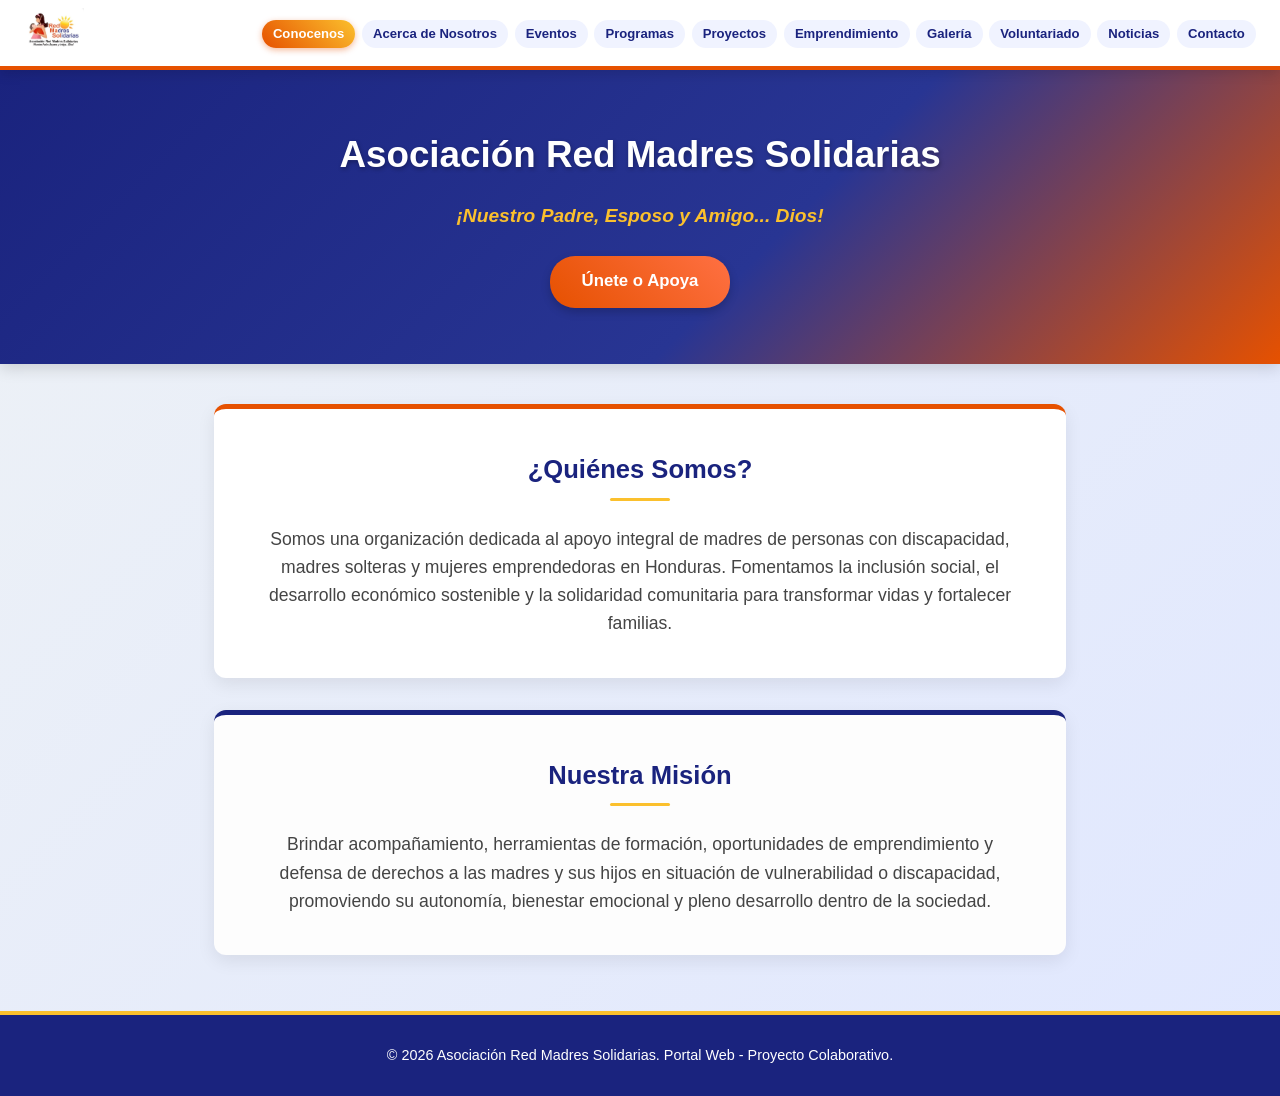
<file: index.html>
<!DOCTYPE html>
<html lang="es">
<head>
    <meta charset="UTF-8">
    <meta name="viewport" content="width=device-width, initial-scale=1.0">
    <meta name="description" content="Asociación Red Madres Solidarias - Portal Web Oficial">
    <title>Asociación Red Madres Solidarias</title>
    <link rel="stylesheet" href="CSS/styles.css">
</head>
<body>

    <header class="header">
        <div class="logo-container">
            <img src="img/logo.jpg" alt="Logo Asociación Red Madres Solidarias" class="logo-img">
        </div>
        
        <nav class="navbar">
            <ul>
                <li><a href="index.html" class="active">Conocenos</a></li>
                <li><a href="acercade.html">Acerca de Nosotros</a></li>
                <li><a href="eventos.html">Eventos</a></li>
                <li><a href="programas.html">Programas</a></li>
                <li><a href="proyectos.html">Proyectos</a></li>
                <li><a href="emprendimiento.html">Emprendimiento</a></li>
                <li><a href="galeria.html">Galería</a></li>
                <li><a href="voluntariado.html">Voluntariado</a></li>
                <li><a href="noticias.html">Noticias</a></li>
                <li><a href="contacto.html">Contacto</a></li>
            </ul>
        </nav>
    </header>

    <section class="hero-section">
        <h1>Asociación Red Madres Solidarias</h1>
        <p class="slogan">¡Nuestro Padre, Esposo y Amigo... Dios!</p>
        <a href="voluntariado.html" class="btn-primary">Únete o Apoya</a>
    </section>

    <main class="main-content">

        <section class="info-card">
            <h2>¿Quiénes Somos?</h2>
            <p>
                Somos una organización dedicada al apoyo integral de madres de personas con discapacidad, 
                madres solteras y mujeres emprendedoras en Honduras. Fomentamos la inclusión social, el 
                desarrollo económico sostenible y la solidaridad comunitaria para transformar vidas y fortalecer familias.
            </p>
        </section>

        <!-- Misión Institucional -->
        <section class="info-card highlight">
            <h2>Nuestra Misión</h2>
            <p>
                Brindar acompañamiento, herramientas de formación, oportunidades de emprendimiento y 
                defensa de derechos a las madres y sus hijos en situación de vulnerabilidad o discapacidad, 
                promoviendo su autonomía, bienestar emocional y pleno desarrollo dentro de la sociedad.
            </p>
        </section>

    </main>

    <footer class="footer">
        <p>&copy; 2026 Asociación Red Madres Solidarias. Portal Web - Proyecto Colaborativo.</p>
    </footer>

</body>
</html>
</file>
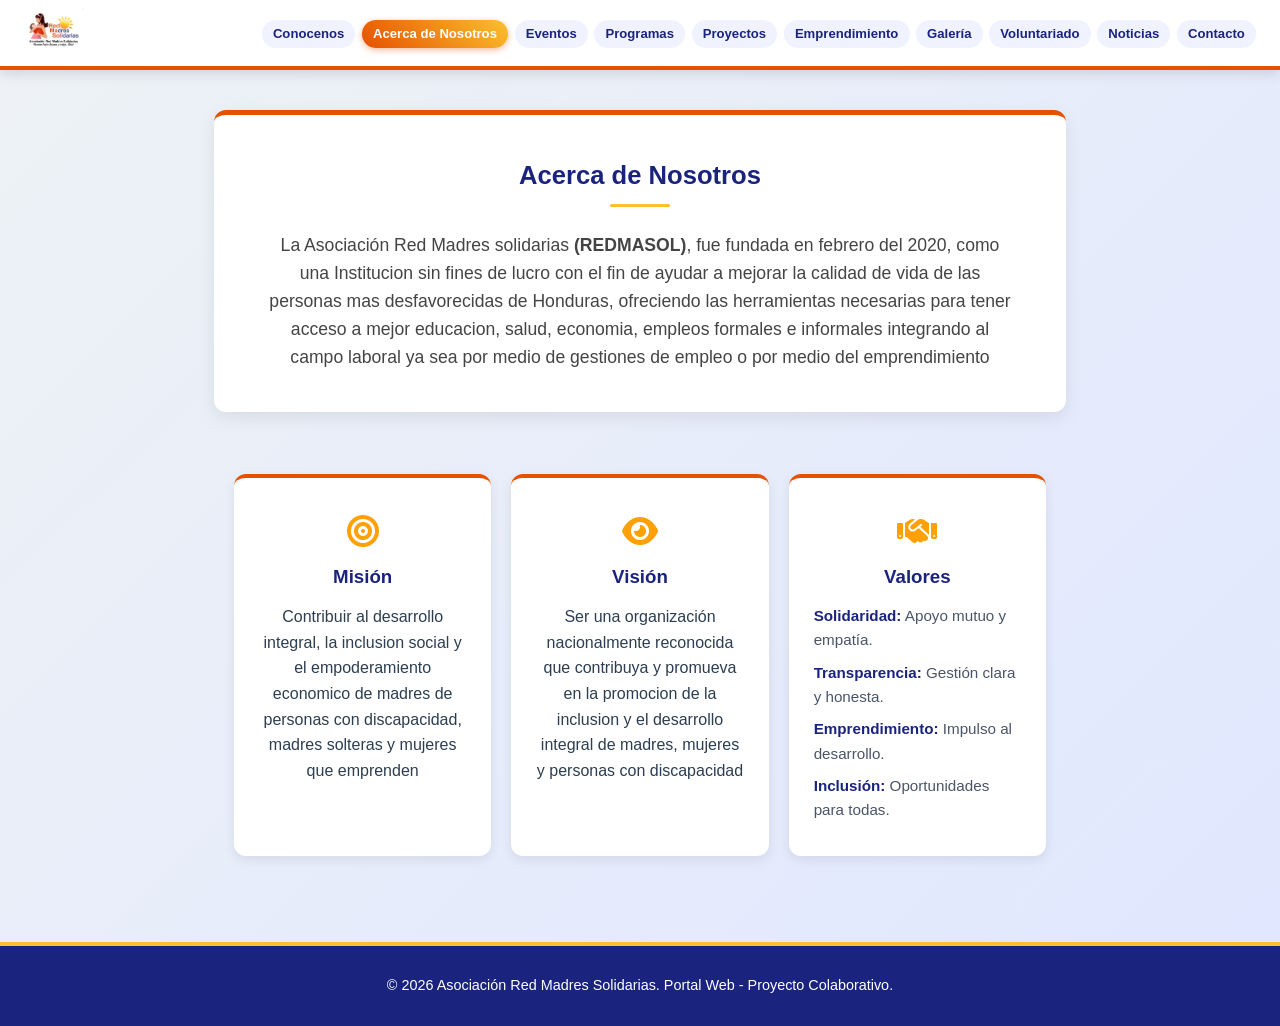
<file: acercade.html>
<!DOCTYPE html>
<html lang="es">

<head>
    <meta charset="UTF-8">
    <meta name="viewport" content="width=device-width, initial-scale=1.0">
    <meta name="description" content="Asociación Red Madres Solidarias - Portal Web Oficial">
    <title>Acerca de Nosotros - Asociación Red Madres Solidarias</title>
    <link rel="stylesheet" href="CSS/styles.css">
    <link rel="stylesheet" href="https://cdnjs.cloudflare.com/ajax/libs/font-awesome/6.5.1/css/all.min.css">

</head>

<body>
    <header class="header">
        <div class="logo-container">
            <img src="img/logo.jpg" alt="Logo Asociación Red Madres Solidarias" class="logo-img">
        </div>

        <nav class="navbar">
            <ul>
                <li><a href="index.html">Conocenos</a></li>
                <li><a href="acercade.html" class="active">Acerca de Nosotros</a></li>
                <li><a href="eventos.html">Eventos</a></li>
                <li><a href="programas.html">Programas</a></li>
                <li><a href="proyectos.html">Proyectos</a></li>
                <li><a href="emprendimiento.html">Emprendimiento</a></li>
                <li><a href="galeria.html">Galería</a></li>
                <li><a href="voluntariado.html">Voluntariado</a></li>
                <li><a href="noticias.html">Noticias</a></li>
                <li><a href="contacto.html">Contacto</a></li>
            </ul>
        </nav>
    </header>

    <main class="main-content">
        <section class="Info">
            <h2>Acerca de Nosotros</h2>
            <p>La Asociación Red Madres solidarias <strong>(REDMASOL)</strong>, fue fundada en febrero del 2020, como una Institucion sin
                fines de lucro con el fin de ayudar a mejorar la calidad de vida de las personas mas desfavorecidas de
                Honduras, ofreciendo las herramientas necesarias para tener acceso a mejor educacion, salud, economia,
                empleos formales e informales integrando al campo laboral ya sea por medio de gestiones de empleo o por
                medio del emprendimiento</p>
        </section>

        <section class="mision-valores">
            <div class="card">
                <i class="fa-solid fa-bullseye card-icon"></i>
                <h3>Misión</h3>
                <p>Contribuir al desarrollo integral, la inclusion social y el empoderamiento economico de madres de
                    personas con discapacidad, madres solteras y mujeres que emprenden </p>
            </div>

            <div class="card">
                <i class="fa-solid fa-eye card-icon"></i>
                <h3>Visión</h3>
                <p>Ser una organización nacionalmente reconocida que contribuya y promueva en la promocion de la
                    inclusion y el desarrollo integral de madres, mujeres y personas con discapacidad </p>
            </div>

            <div class="card">
                <i class="fa-solid fa-handshake card-icon"></i>
                <h3>Valores</h3>
                <ul class="lista-valores">
                    <li><strong>Solidaridad:</strong> Apoyo mutuo y empatía.</li>
                    <li><strong>Transparencia:</strong> Gestión clara y honesta.</li>
                    <li><strong>Emprendimiento:</strong> Impulso al desarrollo.</li>
                    <li><strong>Inclusión:</strong> Oportunidades para todas.</li>
                </ul>
            </div>
        </section>

    </main>

    <footer class="footer">
        <p>&copy; 2026 Asociación Red Madres Solidarias. Portal Web - Proyecto Colaborativo.</p>
    </footer>

</body>

</html>
</file>
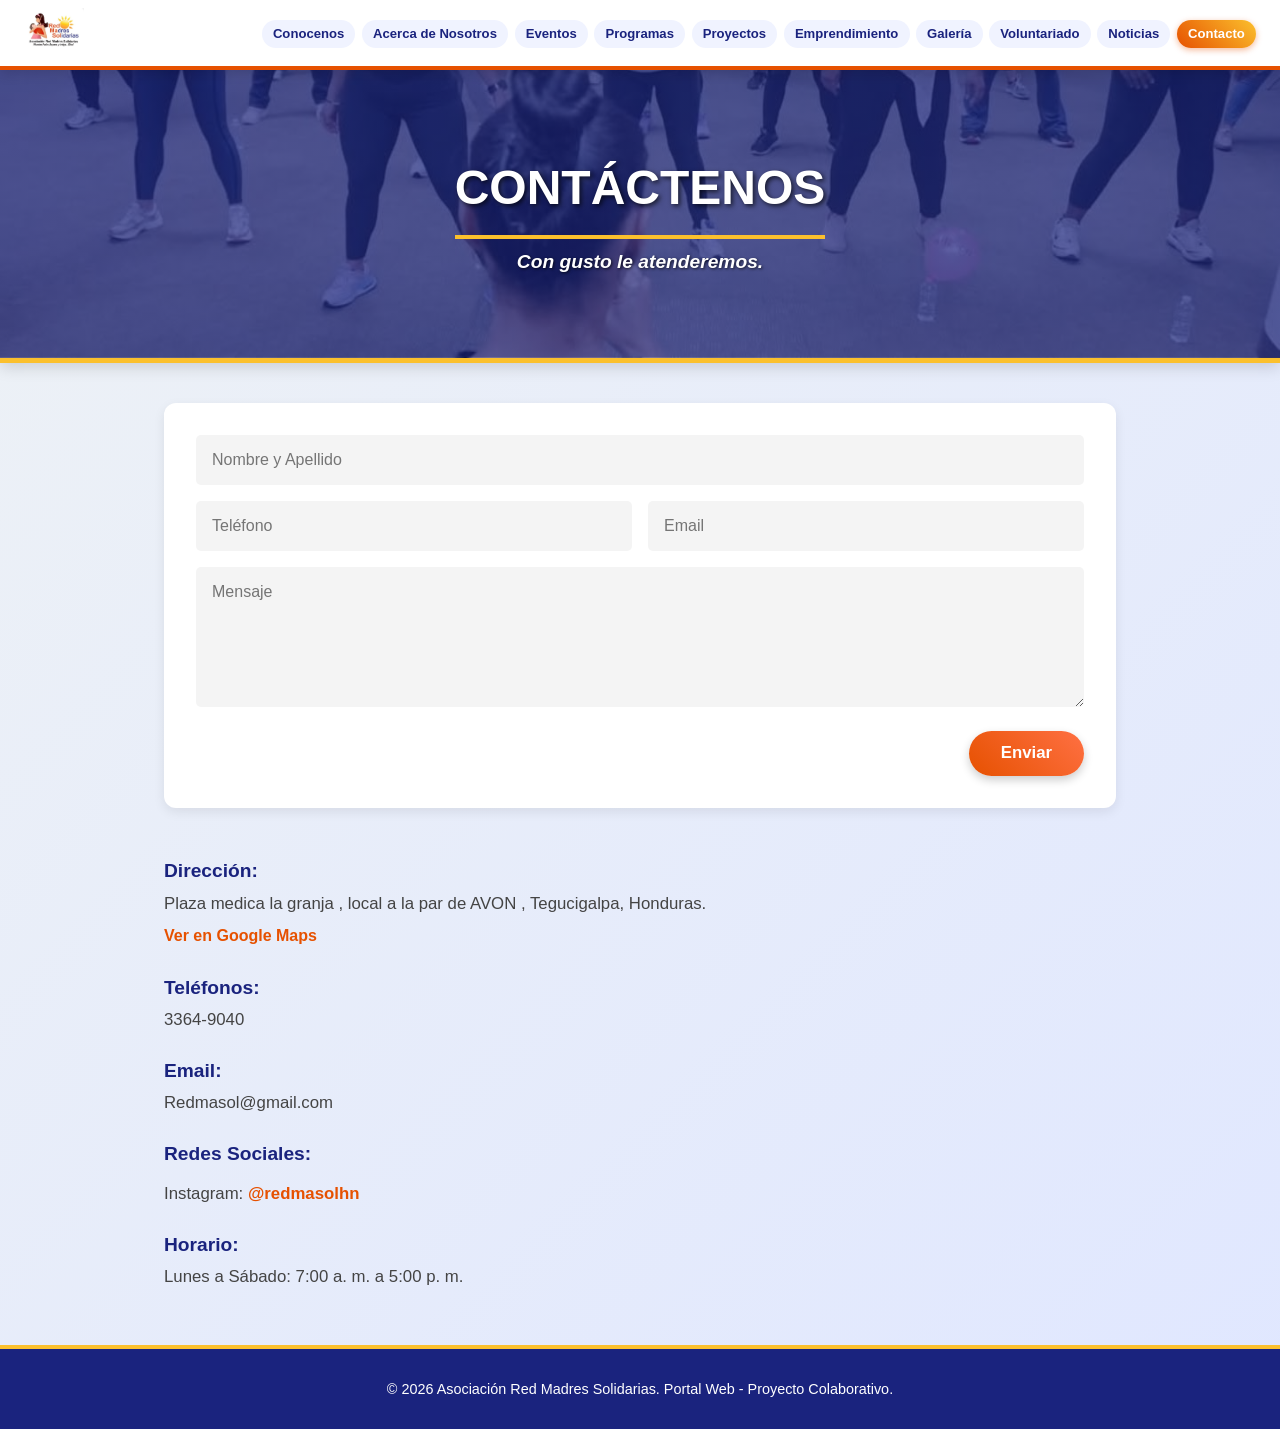
<file: contacto.html>
<!DOCTYPE html>
<html lang="es">
<head>
    <meta charset="UTF-8">
    <meta name="viewport" content="width=device-width, initial-scale=1.0">
    <meta name="description" content="Contacto - Asociación Red Madres Solidarias">
    <title>Contacto | Asociación Red Madres Solidarias</title>
    <link rel="stylesheet" href="CSS/styles.css">
    <script src="js/main.js" defer></script>
    
</head>
<body>

    <header class="header">
        <div class="logo-container">
            <img src="img/logo.jpg" alt="Logo Asociación Red Madres Solidarias" class="logo-img">
        </div>
        
        <nav class="navbar">
            <ul>
                <li><a href="index.html">Conocenos</a></li>
                <li><a href="acercade.html">Acerca de Nosotros</a></li>
                <li><a href="eventos.html">Eventos</a></li>
                <li><a href="programas.html">Programas</a></li>
                <li><a href="proyectos.html">Proyectos</a></li>
                <li><a href="emprendimiento.html">Emprendimiento</a></li>
                <li><a href="galeria.html">Galería</a></li>
                <li><a href="voluntariado.html">Voluntariado</a></li>
                <li><a href="noticias.html">Noticias</a></li>
                <li><a href="contacto.html" class="active">Contacto</a></li>
            </ul>
        </nav>
    </header>

    
    <section class="contacto-hero" style="background-image: linear-gradient(rgba(26, 35, 126, 0.7), rgba(26, 35, 126, 0.7)), url('img/banner-contacto.jpg');">
        <h1>CONTÁCTENOS</h1>
        <p class="slogan">Con gusto le atenderemos.</p>
    </section>

    
    <main class="main-content contacto-wrapper">
        
        
        <div class="contacto-form-container">
            <form action="#" method="POST" class="form-contacto">
                <input type="text" name="nombre" placeholder="Nombre y Apellido" required>
                <div class="form-row">
                    <input type="tel" name="telefono" placeholder="Teléfono" required>
                    <input type="email" name="email" placeholder="Email" required>
                </div>
                <textarea name="mensaje" rows="6" placeholder="Mensaje" required></textarea>
                <button type="submit" class="btn-primary">Enviar</button>
            </form>
        </div>

        
        <div class="contacto-info-container">
            <div class="info-item">
                <h3>Dirección:</h3>
                <p>Plaza medica la granja , local a la par de AVON , Tegucigalpa, Honduras.</p>
                <a href="https://maps.app.goo.gl/y3T7UHx2Mq5B9AVM7" target="_blank" class="map-link">Ver en Google Maps</a>
            </div>

            <div class="info-item">
                <h3>Teléfonos:</h3>
                <p>3364-9040</p>
            </div>

            <div class="info-item">
                <h3>Email:</h3>
                <p>Redmasol@gmail.com</p>
            </div>

            <div class="info-item">
                <h3>Redes Sociales:</h3>
                <p>Instagram: <a href="https://instagram.com/redmasolhn" target="_blank" class="map-link">@redmasolhn</a></p>
            </div>
            
            <div class="info-item">
                <h3>Horario:</h3>
                <p>Lunes a Sábado: 7:00 a. m. a 5:00 p. m.</p>
            </div>
        </div>

    </main>

    <footer class="footer">
        <p>&copy; 2026 Asociación Red Madres Solidarias. Portal Web - Proyecto Colaborativo.</p>
    </footer>

</body>
</html>
</file>
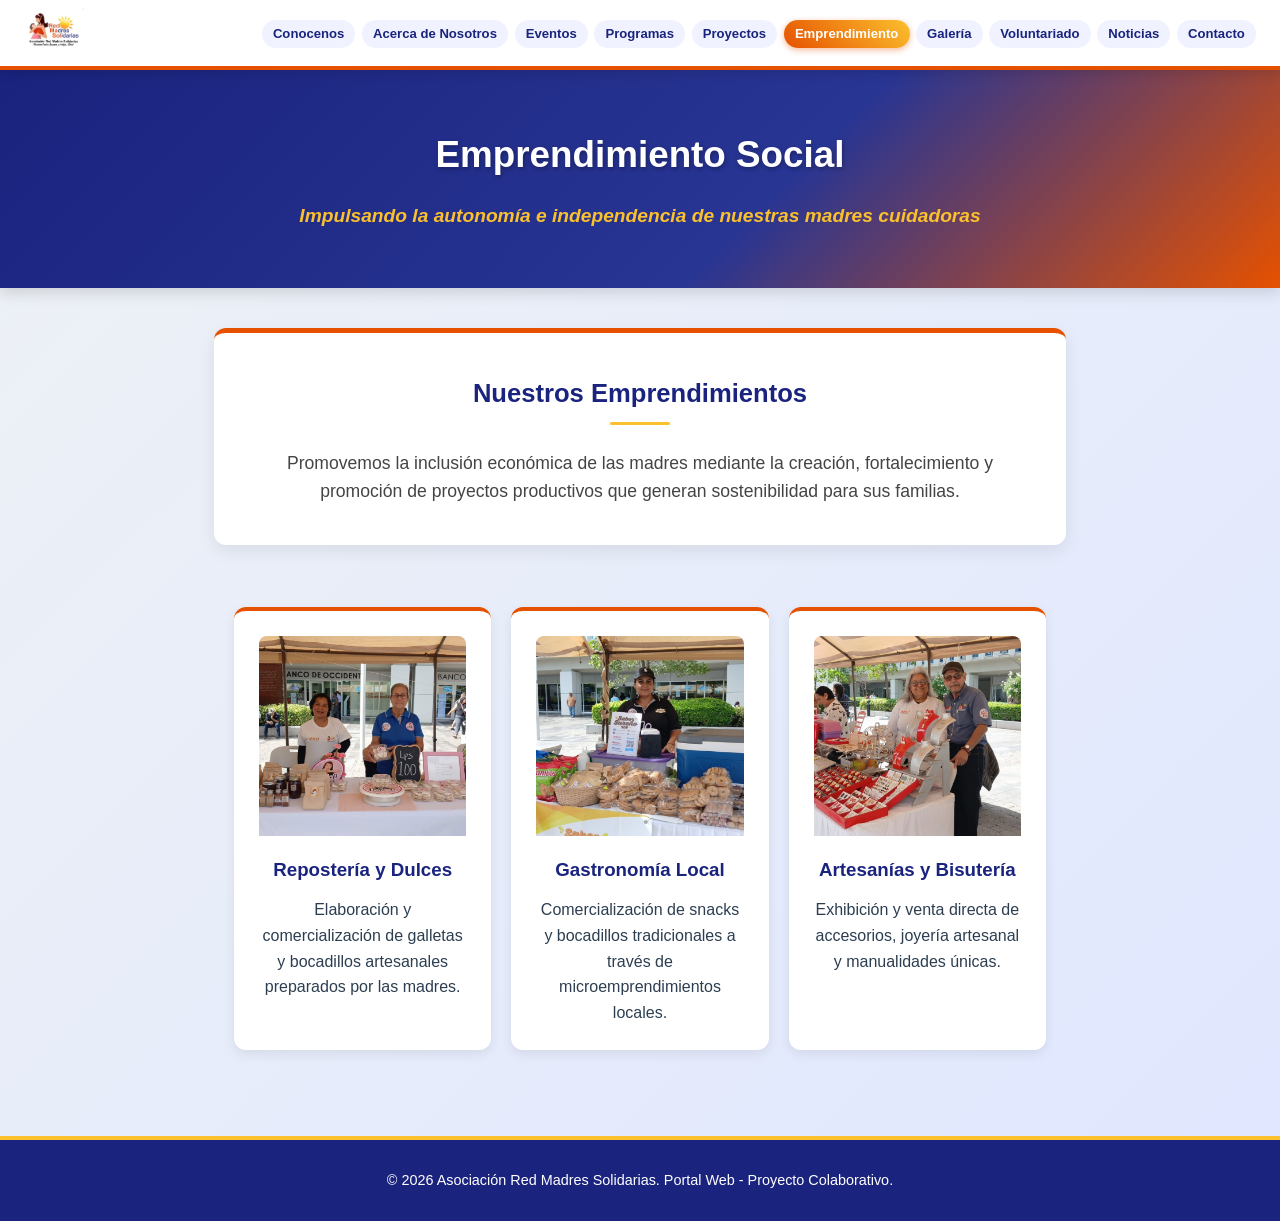
<file: emprendimiento.html>
<!DOCTYPE html>
<html lang="es">
<head>
    <meta charset="UTF-8">
    <meta name="viewport" content="width=device-width, initial-scale=1.0">
    <meta name="description" content="Emprendimiento - Asociación Red Madres Solidarias">
    <title>Emprendimiento - Asociación Red Madres Solidarias</title>
    <link rel="stylesheet" href="CSS/styles.css">
    <link rel="stylesheet" href="https://cdnjs.cloudflare.com/ajax/libs/font-awesome/6.5.1/css/all.min.css">
</head>
<body>

    <!-- Encabezado / Navbar -->
    <header class="header">
        <div class="logo-container">
            <img src="img/logo.jpg" alt="Logo Asociación Red Madres Solidarias" class="logo-img">
        </div>

        <nav class="navbar">
            <ul>
                <li><a href="index.html">Conocenos</a></li>
                <li><a href="acercade.html">Acerca de Nosotros</a></li>
                <li><a href="eventos.html">Eventos</a></li>
                <li><a href="programas.html">Programas</a></li>
                <li><a href="proyectos.html">Proyectos</a></li>
                <li><a href="emprendimiento.html" class="active">Emprendimiento</a></li>
                <li><a href="galeria.html">Galería</a></li>
                <li><a href="voluntariado.html">Voluntariado</a></li>
                <li><a href="noticias.html">Noticias</a></li>
                <li><a href="contacto.html">Contacto</a></li>
            </ul>
        </nav>
    </header>

    <!-- Banner Superior -->
    <section class="hero-section">
        <h1>Emprendimiento Social</h1>
        <p class="slogan">Impulsando la autonomía e independencia de nuestras madres cuidadoras</p>
    </section>

    <!-- Contenido Principal -->
    <main class="main-content">
        <section class="info-card">
            <h2>Nuestros Emprendimientos</h2>
            <p>
                Promovemos la inclusión económica de las madres mediante la creación, fortalecimiento y 
                promoción de proyectos productivos que generan sostenibilidad para sus familias.
            </p>
        </section>

        <section class="mision-valores">
            <div class="card">
                <img src="img/emp1.jpg" alt="Repostería Artesanal" class="card-img">
                <h3>Repostería y Dulces</h3>
                <p>Elaboración y comercialización de galletas y bocadillos artesanales preparados por las madres.</p>
            </div>

            <div class="card">
                <img src="img/emp2.jpg" alt="Productos Locales Sabor Sureño" class="card-img">
                <h3>Gastronomía Local</h3>
                <p>Comercialización de snacks y bocadillos tradicionales a través de microemprendimientos locales.</p>
            </div>

            <div class="card">
                <img src="img/emp3.jpg" alt="Joyería y Bisutería" class="card-img">
                <h3>Artesanías y Bisutería</h3>
                <p>Exhibición y venta directa de accesorios, joyería artesanal y manualidades únicas.</p>
            </div>
        </section>
    </main>

    <!-- Pie de Página -->
    <footer class="footer">
        <p>&copy; 2026 Asociación Red Madres Solidarias. Portal Web - Proyecto Colaborativo.</p>
    </footer>

</body>
</html>
</file>
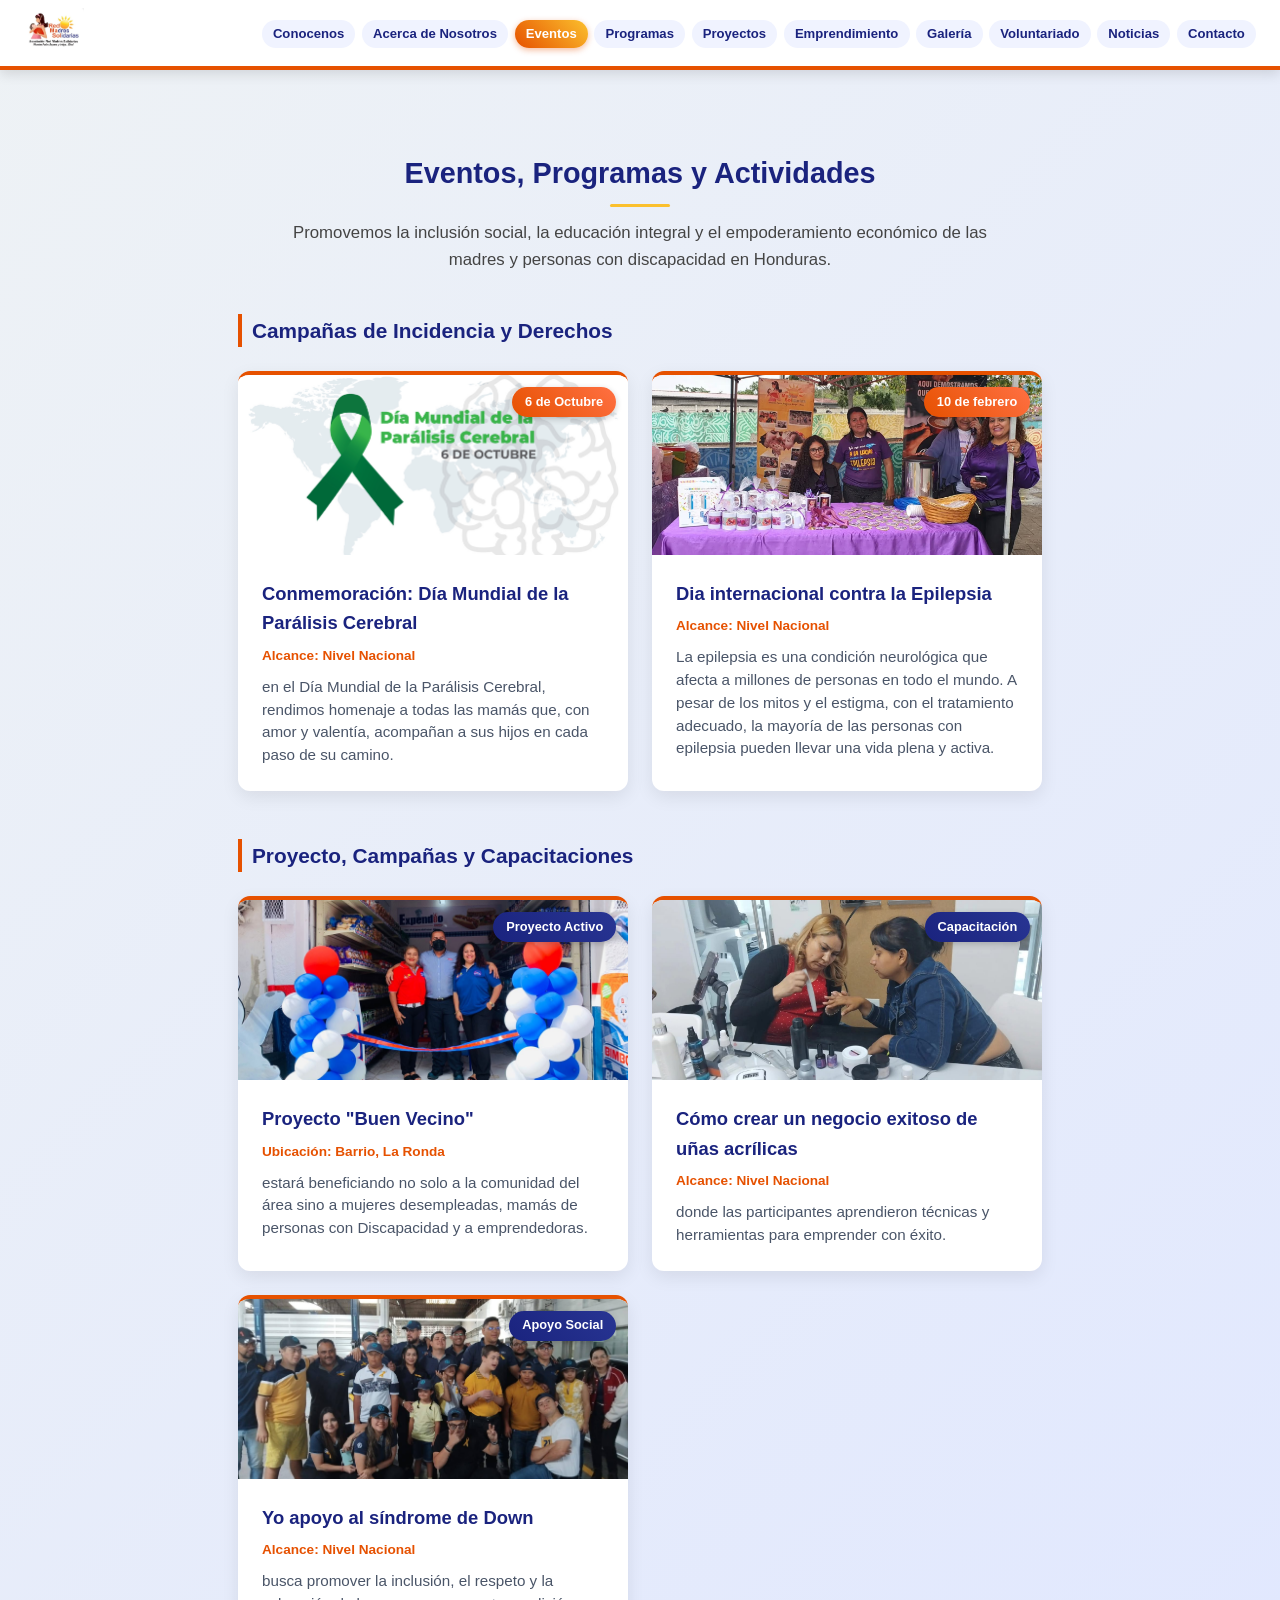
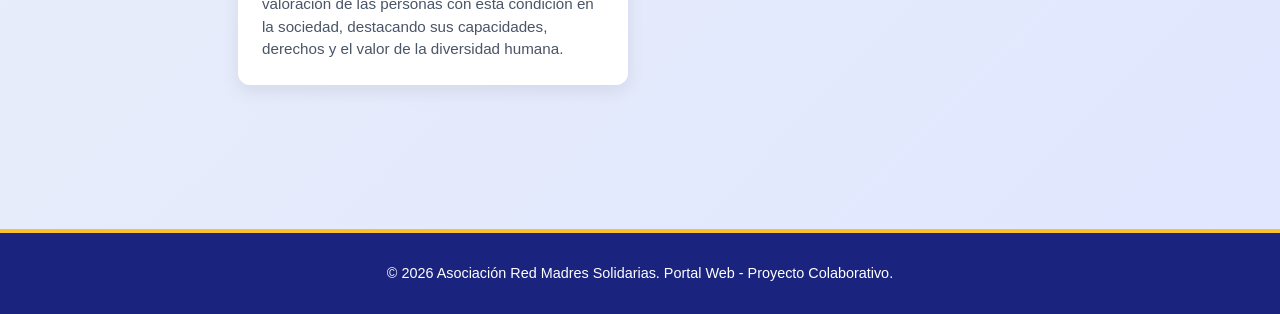
<file: eventos.html>
<!DOCTYPE html>
<html lang="en">

<head>
    <meta charset="UTF-8">
    <meta name="viewport" content="width=device-width, initial-scale=1.0">
    <title>Eventos - Asociación de Madres Solidarias</title>
    <link rel="stylesheet" href="CSS/styles.css">
    <link rel="stylesheet" href="https://cdnjs.cloudflare.com/ajax/libs/font-awesome/6.5.1/css/all.min.css">
</head>

<body>
    <header class="header">
        <div class="logo-container">
            <img src="img/logo.jpg" alt="Logo Asociación Red Madres Solidarias" class="logo-img">
        </div>

        <nav class="navbar">
            <ul>
                <li><a href="index.html">Conocenos</a></li>
                <li><a href="acercade.html">Acerca de Nosotros</a></li>
                <li><a href="eventos.html" class="active">Eventos</a></li>
                <li><a href="programas.html">Programas</a></li>
                <li><a href="proyectos.html">Proyectos</a></li>
                <li><a href="emprendimiento.html">Emprendimiento</a></li>
                <li><a href="galeria.html">Galería</a></li>
                <li><a href="voluntariado.html">Voluntariado</a></li>
                <li><a href="noticias.html">Noticias</a></li>
                <li><a href="contacto.html">Contacto</a></li>
            </ul>
        </nav>
    </header>

    <main class="main-content">
        <section id="eventos-y-programas" class="eventos-container">

            <header class="section-header">
                <h2>Eventos, Programas y Actividades</h2>
                <p>Promovemos la inclusión social, la educación integral y el empoderamiento económico de las madres y
                    personas con discapacidad en Honduras.</p>
            </header>

            <div class="eventos-categoria">
                <h3>Campañas de Incidencia y Derechos</h3>

                <div class="grid-cards">

                    <article class="card-evento">
                        <div class="card-image">
                            <img src="img/paralisis.jpg" alt="Día Mundial de la Parálisis Cerebral">
                            <span class="badge badge-fecha">6 de Octubre</span>
                        </div>
                        <div class="card-content">
                            <h4>Conmemoración: Día Mundial de la Parálisis Cerebral</h4>
                            <p class="zona"><strong>Alcance:</strong> Nivel Nacional</p>
                            <p>en el Día Mundial de la Parálisis Cerebral, rendimos homenaje a todas las mamás que, con
                                amor y valentía, acompañan a sus hijos en cada paso de su camino.</p>
                        </div>
                    </article>

                    <article class="card-evento">
                        <div class="card-image">
                            <img src="img/CampEpilepsia.jpeg" alt="Campañas Mensuales de Discapacidad">
                            <span class="badge badge-fecha">10 de febrero</span>

                        </div>
                        <div class="card-content">
                            <h4>Dia internacional contra la Epilepsia</h4>
                            <p class="zona"><strong>Alcance:</strong> Nivel Nacional</p>
                            <p>La epilepsia es una condición neurológica que afecta a millones de personas en todo el
                                mundo. A pesar de los mitos y el estigma, con el tratamiento adecuado, la mayoría de las
                                personas con epilepsia pueden llevar una vida plena y activa. </p>
                        </div>
                    </article>

                </div>
            </div>

            <div class="eventos-categoria">
                <h3>Proyecto, Campañas y Capacitaciones</h3>

                <div class="grid-cards">

                    <article class="card-evento">
                        <div class="card-image">
                            <img src="img/proyecto.jpg" alt="Proyecto Buen Vecino">
                            <span class="badge badge-estado">Proyecto Activo</span>
                        </div>
                        <div class="card-content">
                            <h4>Proyecto "Buen Vecino"</h4>
                            <p class="zona"><strong>Ubicación:</strong> Barrio, La Ronda</p>
                            <p>estará beneficiando no solo a la comunidad del área sino a mujeres desempleadas, mamás de
                                personas con Discapacidad y a emprendedoras.</p>
                        </div>
                    </article>

                    <article class="card-evento">
                        <div class="card-image">
                            <img src="img/uñas.jpg" alt="Cursos de Bisutería y Gastronomía">
                            <span class="badge badge-estado">Capacitación</span>
                        </div>
                        <div class="card-content">
                            <h4>Cómo crear un negocio exitoso de uñas acrílicas</h4>
                            <p class="zona"><strong>Alcance:</strong> Nivel Nacional</p>
                            <p> donde las participantes aprendieron técnicas y herramientas para emprender con éxito.
                            </p>
                        </div>
                    </article>

                    <article class="card-evento">
                        <div class="card-image">
                            <img src="img/sindrome.jpg" alt="Charlas Motivacionales y Acompañamiento">
                            <span class="badge badge-estado">Apoyo Social</span>
                        </div>
                        <div class="card-content">
                            <h4>Yo apoyo al síndrome de Down </h4>
                            <p class="zona"><strong>Alcance:</strong> Nivel Nacional</p>
                            <p>busca promover la inclusión, el respeto y la valoración de las personas con esta
                                condición en la sociedad, destacando sus capacidades, derechos y el valor de la
                                diversidad humana. </p>
                        </div>
                    </article>

                </div>
            </div>

            

        </section>

    </main>

     <footer class="footer">
        <p>&copy; 2026 Asociación Red Madres Solidarias. Portal Web - Proyecto Colaborativo.</p>
    </footer>
</body>

</html>
</file>
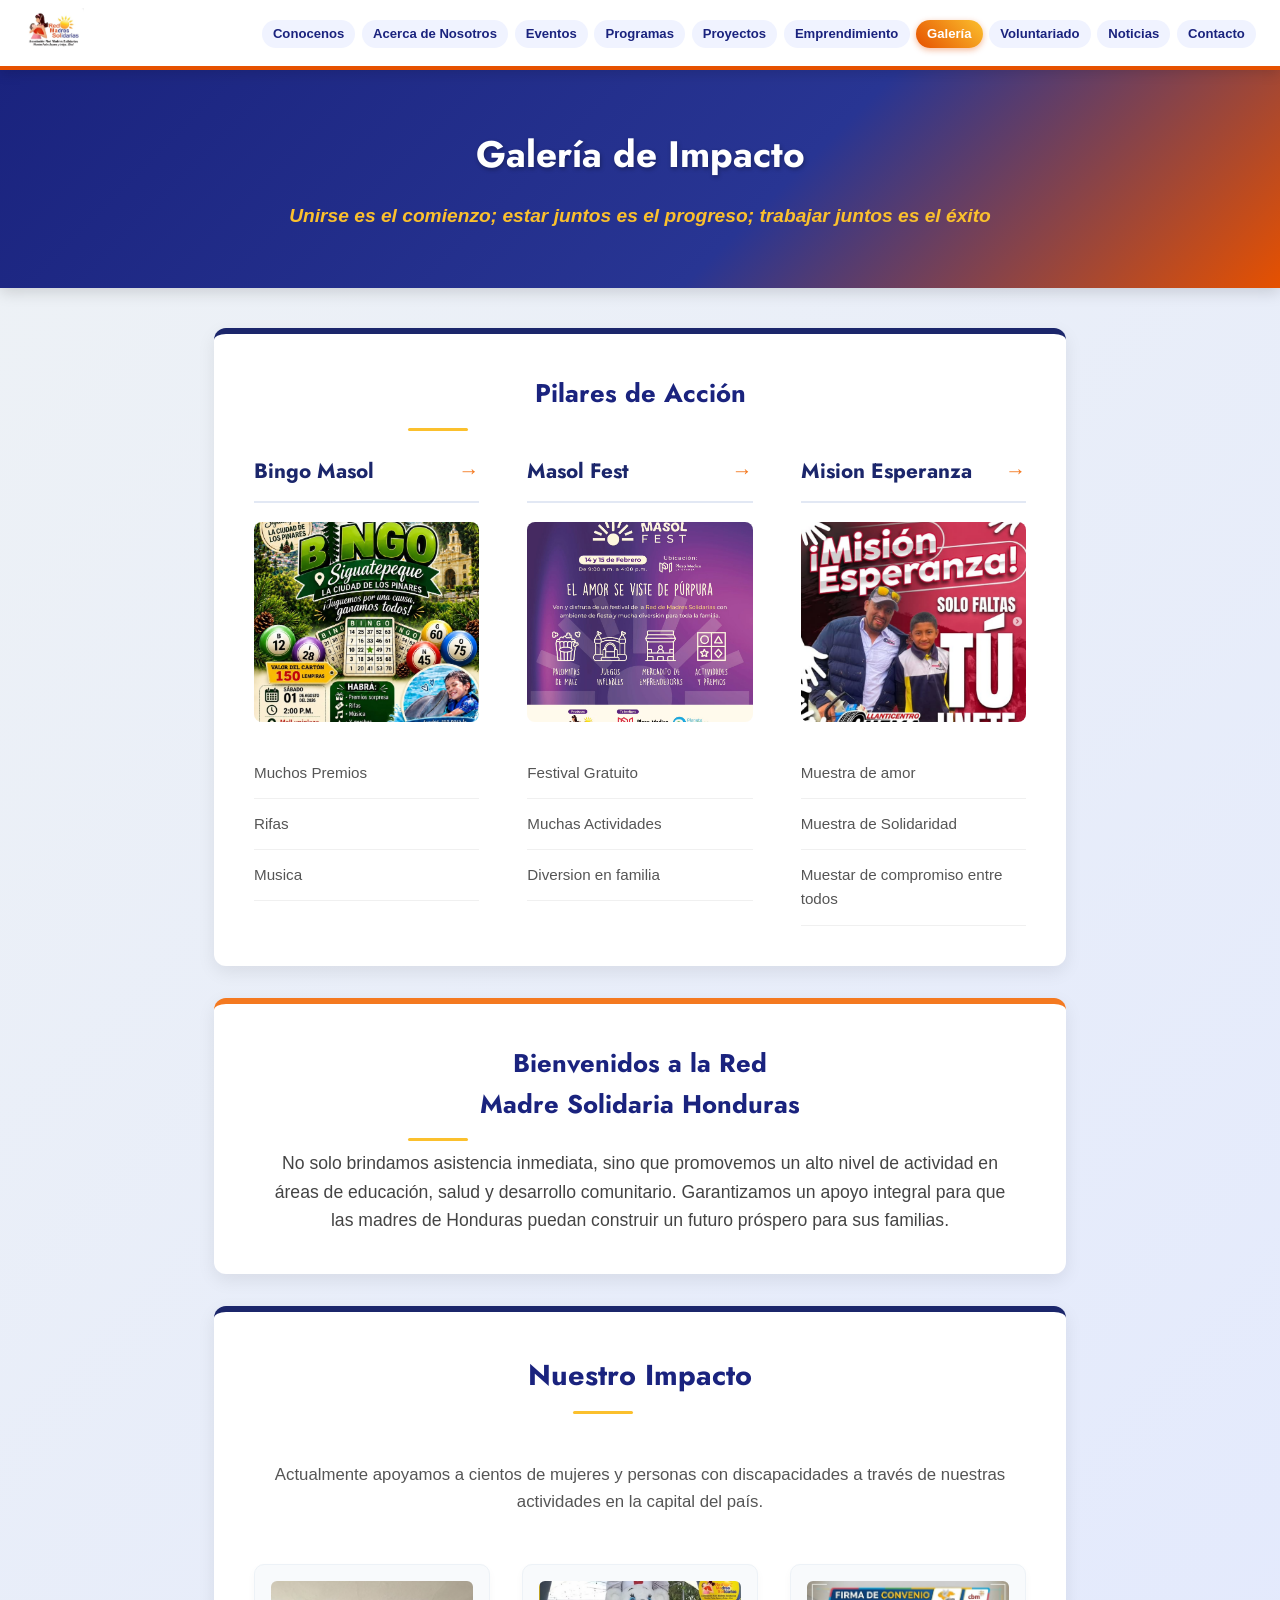
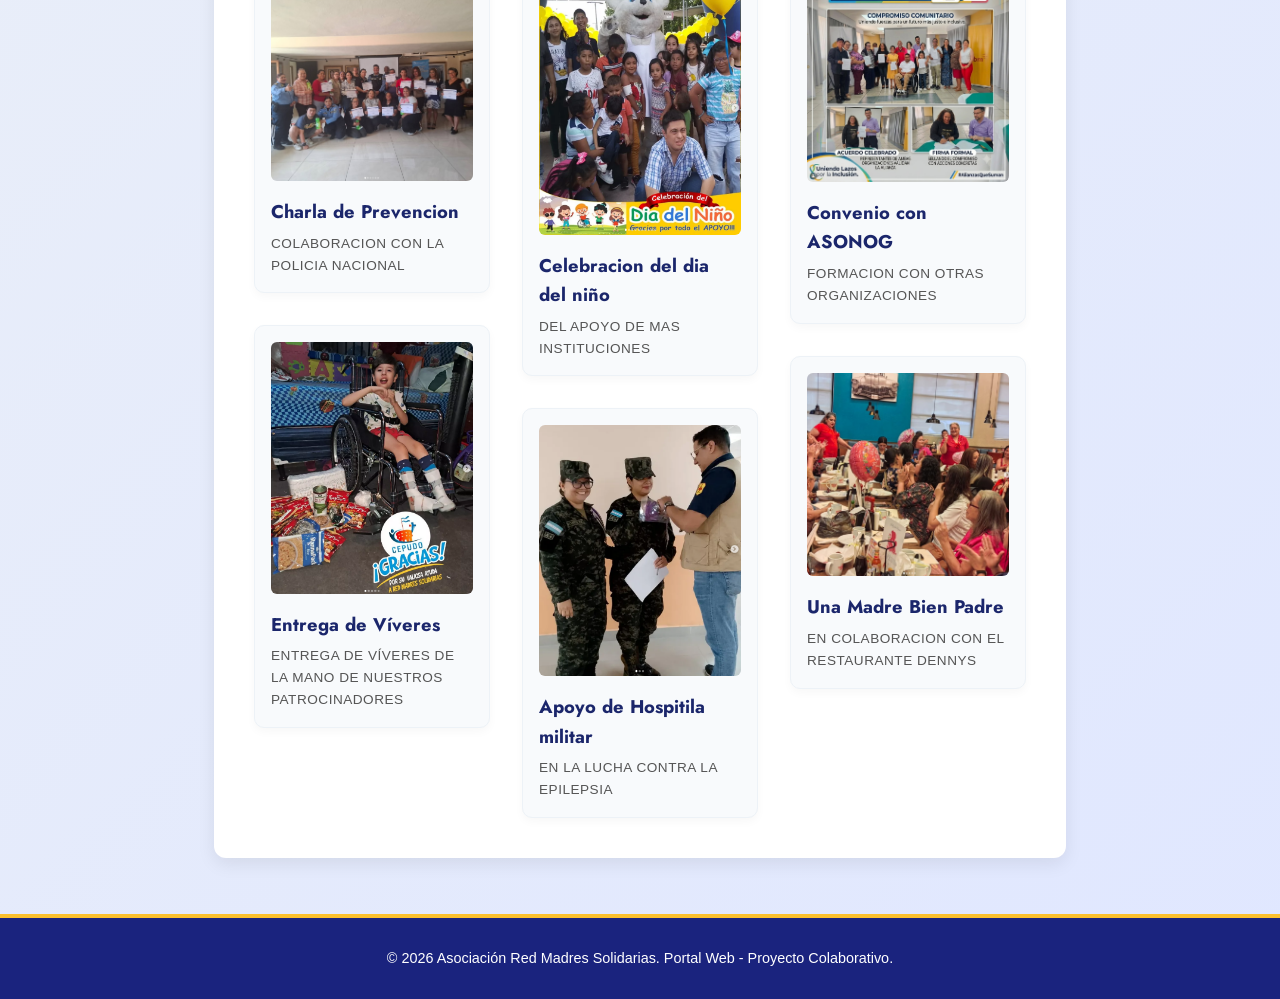
<file: galeria.html>
<!DOCTYPE html>
<html lang="es">
<head>
    <meta charset="UTF-8">
    <meta name="viewport" content="width=device-width, initial-scale=1.0">
    <title>Galería - Asociación Red Madres Solidarias</title>
    <link rel="preconnect" href="https://fonts.googleapis.com">
    <link rel="preconnect" href="https://fonts.gstatic.com" crossorigin>
    <link href="https://fonts.googleapis.com/css2?family=Jost:wght@300;400;500;600;700&display=swap" rel="stylesheet">
    <link rel="stylesheet" href="CSS/styles.css">
</head>
<body>

    <!-- Header / Navbar -->
    <header class="header">
        <div class="logo-container">
            <img src="img/logo.jpg" alt="Red Madres Solidarias" class="logo-img">
        </div>
        
        <nav class="navbar">
            <ul>
                <li><a href="index.html">Conocenos</a></li>
                <li><a href="acercade.html">Acerca de Nosotros</a></li>
                <li><a href="eventos.html">Eventos</a></li>
                <li><a href="programas.html">Programas</a></li>
                <li><a href="proyectos.html">Proyectos</a></li>
                <li><a href="emprendimiento.html">Emprendimiento</a></li>
                <li><a href="galeria.html" class="active">Galería</a></li>
                <li><a href="voluntariado.html">Voluntariado</a></li>
                <li><a href="noticias.html">Noticias</a></li>
                <li><a href="contacto.html">Contacto</a></li>
            </ul>
        </nav>
    </header>

    <!-- Banner Superior Ancho -->
    <section class="hero-section">
        <h1>Galería de Impacto</h1>
        <p class="slogan">Unirse es el comienzo; estar juntos es el progreso; trabajar juntos es el éxito</p>
    </section>

    <!-- Contenido Principal -->
    <main class="main-content">
        
        <!-- Pilares de Acción -->
        <section class="info-card border-blue">
            <h2 class="card-title">Pilares de Acción</h2>
            <div class="pillars-grid">
                <div class="pillar-item">
                    <h3>Bingo Masol</h3>
                    <img src="img/Bingo.png" alt="Bingo Masol">
                    <ul class="pillar-list">
                        <li>Muchos Premios</li>
                        <li>Rifas</li>
                        <li>Musica</li>
                    </ul>
                </div>
                <div class="pillar-item">
                    <h3>Masol Fest</h3>
                    <img src="img/Masol fest.png" alt="Masol Fest">
                    <ul class="pillar-list">
                        <li>Festival Gratuito</li>
                        <li>Muchas Actividades</li>
                        <li>Diversion en familia</li>
                    </ul>
                </div>
                <div class="pillar-item">
                    <h3>Mision Esperanza</h3>
                    <img src="img/Mision E.png" alt="Mision Esperanza">
                    <ul class="pillar-list">
                        <li>Muestra de amor</li>
                        <li>Muestra de Solidaridad</li>
                        <li>Muestar de compromiso entre todos</li>
                    </ul>
                </div>
            </div>
        </section>

        <!-- About Section -->
        <section class="info-card border-orange">
            <h2 class="card-title">Bienvenidos a la Red<br>Madre Solidaria Honduras</h2>
            <p>No solo brindamos asistencia inmediata, sino que promovemos un alto nivel de actividad en áreas de educación, salud y desarrollo comunitario. Garantizamos un apoyo integral para que las madres de Honduras puedan construir un futuro próspero para sus familias.</p>
        </section>

        <!-- Galería de Impacto -->
        <section class="info-card border-blue">
            <div class="section-header">
                <h2 class="card-title" style="margin-bottom: 1rem;">Nuestro Impacto</h2>
            </div>
            <p style="margin-bottom: 3rem; color: var(--text-light); font-size: 1.05rem;">Actualmente apoyamos a cientos de mujeres y personas con discapacidades a través de nuestras actividades en la capital del país.</p>
            
            <div class="masonry-grid">
                <div class="masonry-item">
                    <img src="img/Prevencion.png" alt="Charla de Prevención">
                    <h4>Charla de Prevencion</h4>
                    <p>Colaboracion con la policia Nacional</p>
                </div>
                <div class="masonry-item">
                    <img src="img/Suministros.png" alt="Entrega de Víveres">
                    <h4>Entrega de Víveres</h4>
                    <p>Entrega de Víveres de la mano de nuestros patrocinadores</p>
                </div>
                <div class="masonry-item">
                    <img src="img/Celebracion.png" alt="Celebracion">
                    <h4>Celebracion del dia del niño</h4>
                    <p>Del apoyo de mas instituciones</p>
                </div>
                <div class="masonry-item">
                    <img src="img/Apoyo.png" alt="Apoyo de Hospitila militar">
                    <h4>Apoyo de Hospitila militar</h4>
                    <p>En la lucha contra la epilepsia</p>
                </div>
                <div class="masonry-item">
                    <img src="img/Convenio.png" alt="Convenio">
                    <h4>Convenio con ASONOG</h4>
                    <p>Formacion con otras organizaciones</p>
                </div>
                <div class="masonry-item">
                    <img src="img/Celeb Mamás.png" alt="Una Madre Bien Padre">
                    <h4>Una Madre Bien Padre</h4>
                    <p>En colaboracion con el Restaurante Dennys</p>
                </div>
            </div>
        </section>

    </main>

    <!-- Pie de Página -->
    <footer class="footer">
        <p>&copy; 2026 Asociación Red Madres Solidarias. Portal Web - Proyecto Colaborativo.</p>
    </footer>

</body>
</html>
</file>
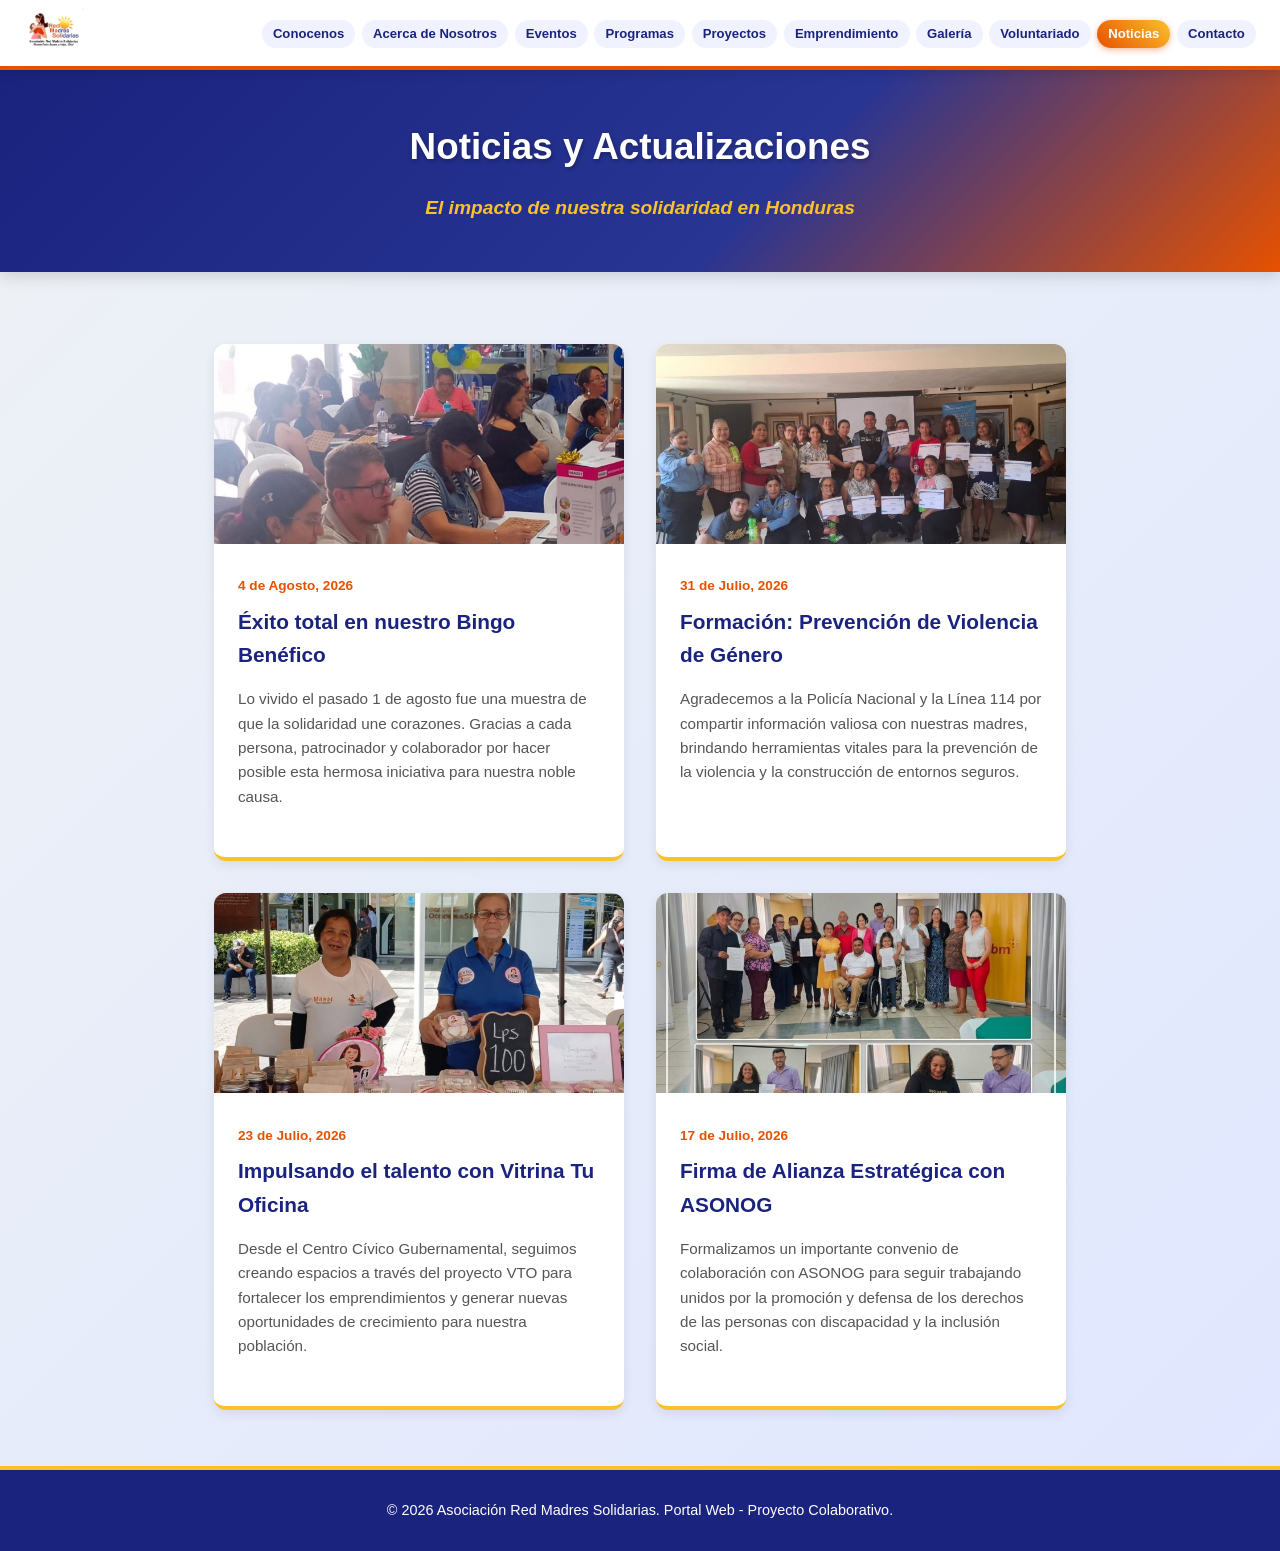
<file: noticias.html>
<!DOCTYPE html>
<html lang="es">
<head>
    <meta charset="UTF-8">
    <meta name="viewport" content="width=device-width, initial-scale=1.0">
    <meta name="description" content="Últimas noticias, eventos y logros de la Asociación Red Madres Solidarias en Honduras.">
    <title>Noticias | Asociación Red Madres Solidarias</title>
    <link rel="stylesheet" href="CSS/styles.css">
    
</head>
<body>

    <header class="header">
        <div class="logo-container">
            <img src="img/logo.jpg" alt="Logo oficial de Asociación Red Madres Solidarias" class="logo-img">
        </div>
        
        <nav class="navbar">
            <ul>
                <li><a href="index.html">Conocenos</a></li>
                <li><a href="acercade.html">Acerca de Nosotros</a></li>
                <li><a href="eventos.html">Eventos</a></li>
                <li><a href="programas.html">Programas</a></li>
                <li><a href="proyectos.html">Proyectos</a></li>
                <li><a href="emprendimiento.html">Emprendimiento</a></li>
                <li><a href="galeria.html">Galería</a></li>
                <li><a href="voluntariado.html">Voluntariado</a></li>
                <li><a href="noticias.html" class="active">Noticias</a></li>
                <li><a href="contacto.html">Contacto</a></li>
            </ul>
        </nav>
    </header>


    <section class="hero-section" style="padding: 3rem 1.5rem;">
        <h1>Noticias y Actualizaciones</h1>
        <p class="slogan">El impacto de nuestra solidaridad en Honduras</p>
    </section>

    <main class="main-content">
        
        
        <div class="noticias-grid">
            
           
            <article class="noticia-card">
                <img src="img/noticia1.jpg" alt="Asistentes participando en el Bingo Benéfico organizado por REDMASOL" class="noticia-img">
                <div class="noticia-contenido">
                    <time datetime="2026-08-04" class="noticia-fecha">4 de Agosto, 2026</time>
                    <h3>Éxito total en nuestro Bingo Benéfico</h3>
                    <p>Lo vivido el pasado 1 de agosto fue una muestra de que la solidaridad une corazones. Gracias a cada persona, patrocinador y colaborador por hacer posible esta hermosa iniciativa para nuestra noble causa.</p>
                </div>
            </article>

            
            <article class="noticia-card">
                <img src="img/noticia2.jpg" alt="Madres solidarias recibiendo diploma de la Policía Nacional de Honduras" class="noticia-img">
                <div class="noticia-contenido">
                    <time datetime="2026-07-31" class="noticia-fecha">31 de Julio, 2026</time>
                    <h3>Formación: Prevención de Violencia de Género</h3>
                    <p>Agradecemos a la Policía Nacional y la Línea 114 por compartir información valiosa con nuestras madres, brindando herramientas vitales para la prevención de la violencia y la construcción de entornos seguros.</p>
                </div>
            </article>

            
            <article class="noticia-card">
                <img src="img/noticia3.jpg" alt="Mujeres emprendedoras de REDMASOL en su stand de Vitrina Tu Oficina" class="noticia-img">
                <div class="noticia-contenido">
                    <time datetime="2026-07-23" class="noticia-fecha">23 de Julio, 2026</time>
                    <h3>Impulsando el talento con Vitrina Tu Oficina</h3>
                    <p>Desde el Centro Cívico Gubernamental, seguimos creando espacios a través del proyecto VTO para fortalecer los emprendimientos y generar nuevas oportunidades de crecimiento para nuestra población.</p>
                </div>
            </article>

            
            <article class="noticia-card">
                <img src="img/noticia4.jpg" alt="Grupo de personas firmando el convenio de colaboración comunitaria con ASONOG" class="noticia-img">
                <div class="noticia-contenido">
                    <time datetime="2026-07-17" class="noticia-fecha">17 de Julio, 2026</time>
                    <h3>Firma de Alianza Estratégica con ASONOG</h3>
                    <p>Formalizamos un importante convenio de colaboración con ASONOG para seguir trabajando unidos por la promoción y defensa de los derechos de las personas con discapacidad y la inclusión social.</p>
                </div>
            </article>

        </div>
    </main>

    <footer class="footer">
        <p>&copy; 2026 Asociación Red Madres Solidarias. Portal Web - Proyecto Colaborativo.</p>
    </footer>

</body>
</html>
</file>
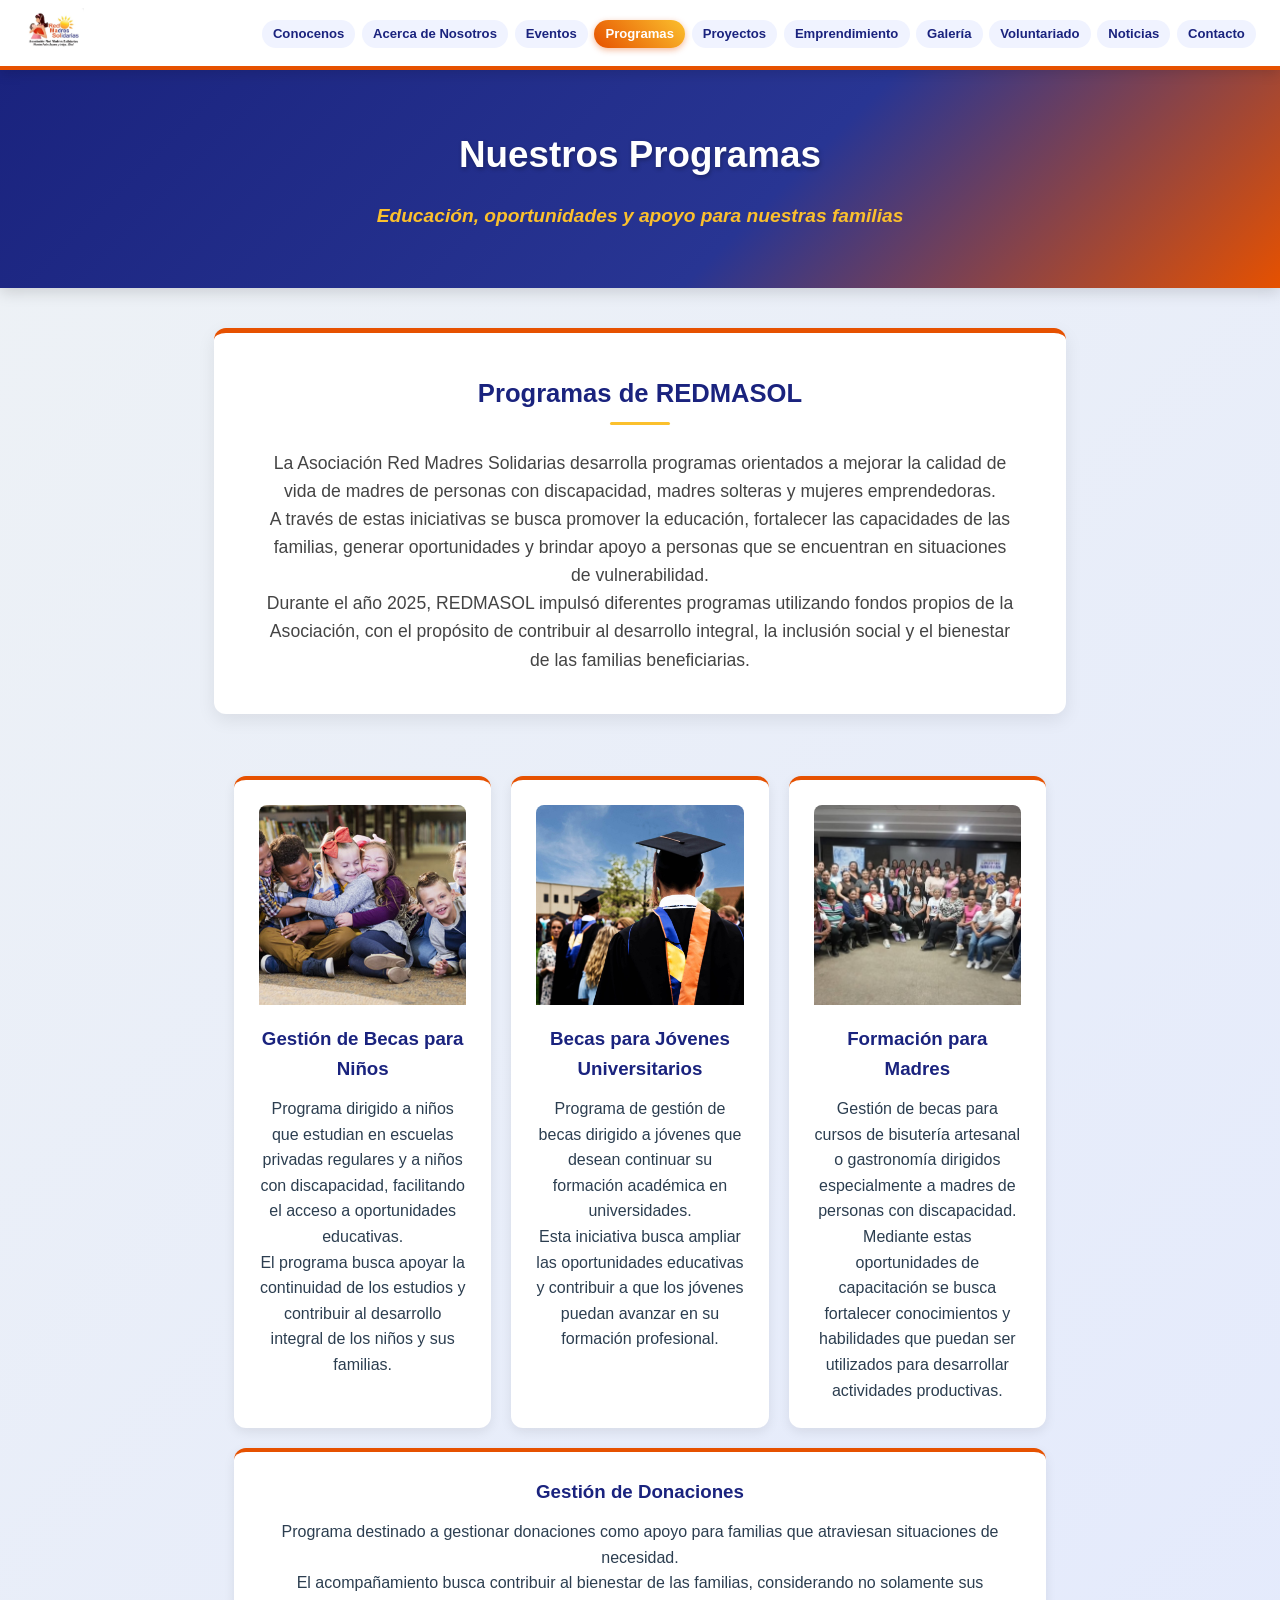
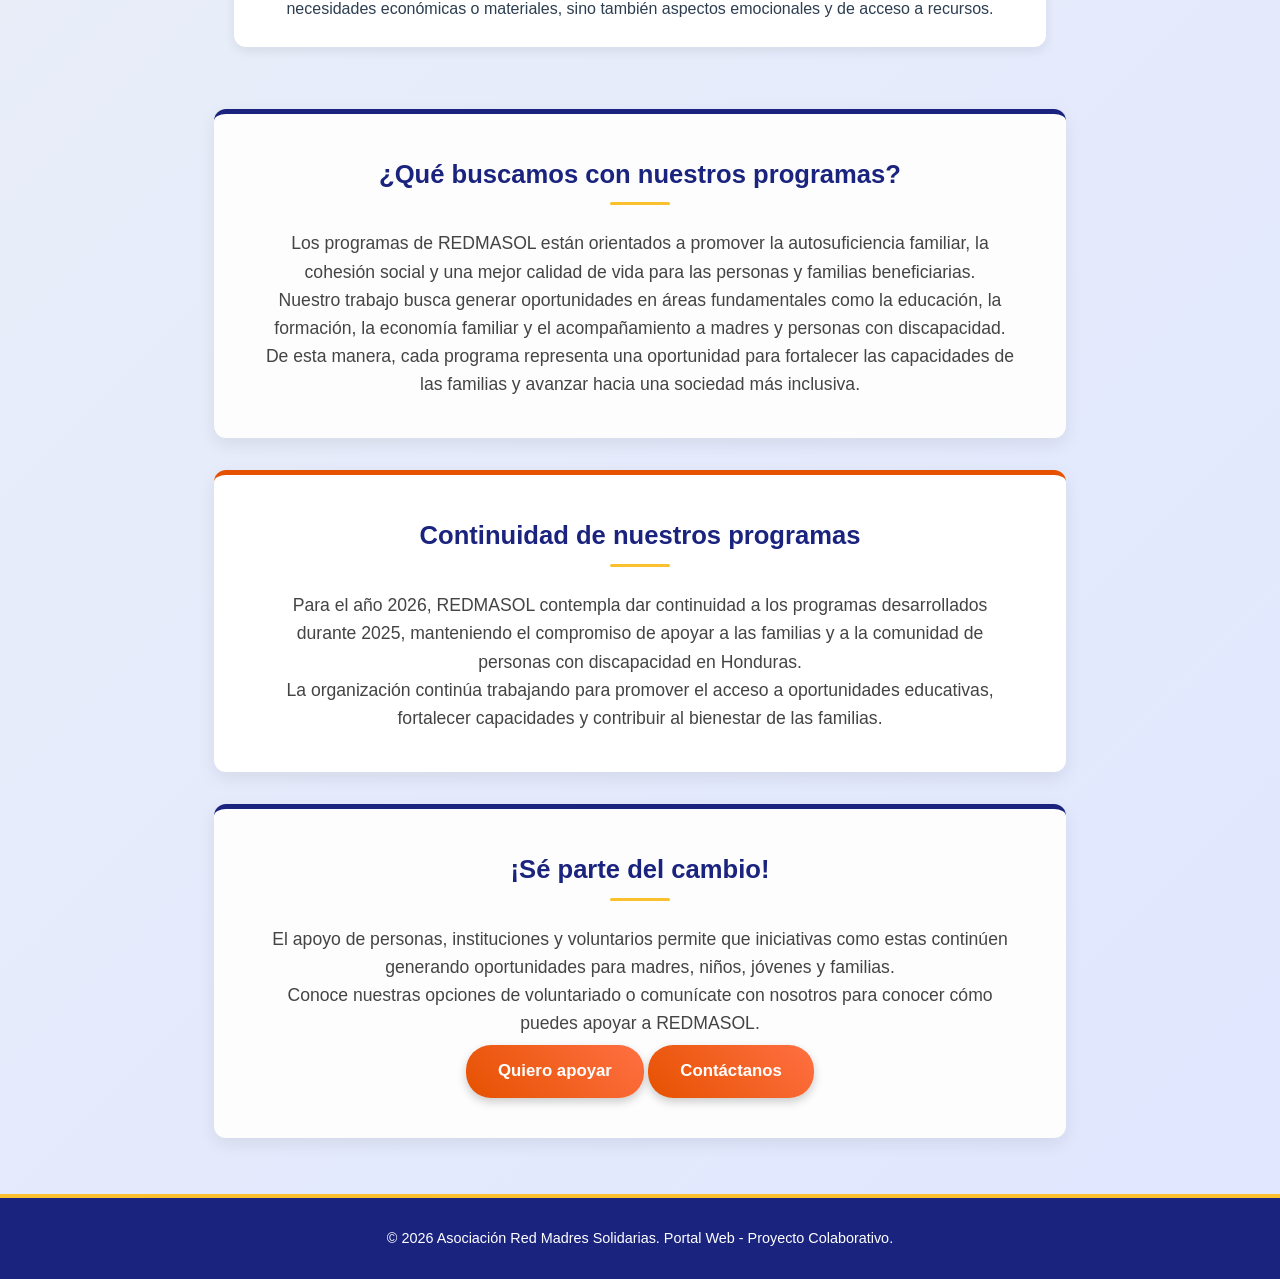
<file: programas.html>
<!DOCTYPE html>

<html lang="es">
<head>
    <meta charset="UTF-8">
    <meta name="viewport" content="width=device-width, initial-scale=1.0">
    <meta name="description" content="Programas de la Asociación Red Madres Solidarias - REDMASOL">
    <title>Programas | Asociación Red Madres Solidarias</title>

<link rel="stylesheet" href="CSS/styles.css">

</head>

<body>

<header class="header">
    <div class="logo-container">
        <img src="img/logo.jpg"
             alt="Logo Asociación Red Madres Solidarias"
             class="logo-img">
    </div>

    <nav class="navbar">
        <ul>
            <li><a href="index.html">Conocenos</a></li>
            <li><a href="acercade.html">Acerca de Nosotros</a></li>
            <li><a href="eventos.html">Eventos</a></li>
            <li><a href="programas.html" class="active">Programas</a></li>
            <li><a href="proyectos.html">Proyectos</a></li>
            <li><a href="emprendimiento.html">Emprendimiento</a></li>
            <li><a href="galeria.html">Galería</a></li>
            <li><a href="voluntariado.html">Voluntariado</a></li>
            <li><a href="noticias.html">Noticias</a></li>
            <li><a href="contacto.html">Contacto</a></li>
        </ul>
    </nav>
</header>


<section class="hero-section">
    <h1>Nuestros Programas</h1>

    <p class="slogan">
        Educación, oportunidades y apoyo para nuestras familias
    </p>
</section>


<main class="main-content">

    <section class="info-card">
        <h2>Programas de REDMASOL</h2>

        <p>
            La Asociación Red Madres Solidarias desarrolla programas orientados
            a mejorar la calidad de vida de madres de personas con discapacidad,
            madres solteras y mujeres emprendedoras.
        </p>

        <p>
            A través de estas iniciativas se busca promover la educación,
            fortalecer las capacidades de las familias, generar oportunidades
            y brindar apoyo a personas que se encuentran en situaciones de
            vulnerabilidad.
        </p>

        <p>
            Durante el año 2025, REDMASOL impulsó diferentes programas utilizando
            fondos propios de la Asociación, con el propósito de contribuir al
            desarrollo integral, la inclusión social y el bienestar de las
            familias beneficiarias.
        </p>
    </section>


    <section class="mision-valores">

        <div class="card">
            <img src="img/niños.jpg" alt="Becas para niños" class="card-img">
            <h3>Gestión de Becas para Niños</h3>

            <p>
                Programa dirigido a niños que estudian en escuelas privadas
                regulares y a niños con discapacidad, facilitando el acceso
                a oportunidades educativas.
            </p>

            <p>
                El programa busca apoyar la continuidad de los estudios y
                contribuir al desarrollo integral de los niños y sus familias.
            </p>
        </div>


        <div class="card">
            <img src="img/becas.jpg" alt="Becas Universitarias" class="card-img">
            <h3>Becas para Jóvenes Universitarios</h3>

            <p>
                Programa de gestión de becas dirigido a jóvenes que desean
                continuar su formación académica en universidades.
            </p>

            <p>
                Esta iniciativa busca ampliar las oportunidades educativas
                y contribuir a que los jóvenes puedan avanzar en su formación
                profesional.
            </p>
        </div>


        <div class="card">
            <img src="img/madres.jpeg" alt="Formacion de Madres" class="card-img">
            <h3>Formación para Madres</h3>

            <p>
                Gestión de becas para cursos de bisutería artesanal o
                gastronomía dirigidos especialmente a madres de personas
                con discapacidad.
            </p>

            <p>
                Mediante estas oportunidades de capacitación se busca fortalecer
                conocimientos y habilidades que puedan ser utilizados para
                desarrollar actividades productivas.
            </p>
        </div>


        <div class="card">
            <h3> Gestión de Donaciones</h3>

            <p>
                Programa destinado a gestionar donaciones como apoyo para
                familias que atraviesan situaciones de necesidad.
            </p>

            <p>
                El acompañamiento busca contribuir al bienestar de las familias,
                considerando no solamente sus necesidades económicas o materiales,
                sino también aspectos emocionales y de acceso a recursos.
            </p>
        </div>

    </section>


    <section class="info-card highlight">

        <h2>¿Qué buscamos con nuestros programas?</h2>

        <p>
            Los programas de REDMASOL están orientados a promover la
            autosuficiencia familiar, la cohesión social y una mejor calidad
            de vida para las personas y familias beneficiarias.
        </p>

        <p>
            Nuestro trabajo busca generar oportunidades en áreas fundamentales
            como la educación, la formación, la economía familiar y el
            acompañamiento a madres y personas con discapacidad.
        </p>

        <p>
            De esta manera, cada programa representa una oportunidad para
            fortalecer las capacidades de las familias y avanzar hacia una
            sociedad más inclusiva.
        </p>

    </section>

    <section class="info-card">

        <h2>Continuidad de nuestros programas</h2>

        <p>
            Para el año 2026, REDMASOL contempla dar continuidad a los
            programas desarrollados durante 2025, manteniendo el compromiso
            de apoyar a las familias y a la comunidad de personas con
            discapacidad en Honduras.
        </p>

        <p>
            La organización continúa trabajando para promover el acceso a
            oportunidades educativas, fortalecer capacidades y contribuir
            al bienestar de las familias.
        </p>

    </section>

    <section class="info-card highlight">

        <h2>¡Sé parte del cambio!</h2>

        <p>
            El apoyo de personas, instituciones y voluntarios permite que
            iniciativas como estas continúen generando oportunidades para
            madres, niños, jóvenes y familias.
        </p>

        <p>
            Conoce nuestras opciones de voluntariado o comunícate con
            nosotros para conocer cómo puedes apoyar a REDMASOL.
        </p>

        <a href="voluntariado.html" class="btn-primary">
            Quiero apoyar
        </a>

        <a href="contacto.html" class="btn-primary">
            Contáctanos
        </a>

    </section>

</main>

<footer class="footer">
    <p>
        &copy; 2026 Asociación Red Madres Solidarias.
        Portal Web - Proyecto Colaborativo.
    </p>
</footer>

</body>
</html>
</file>
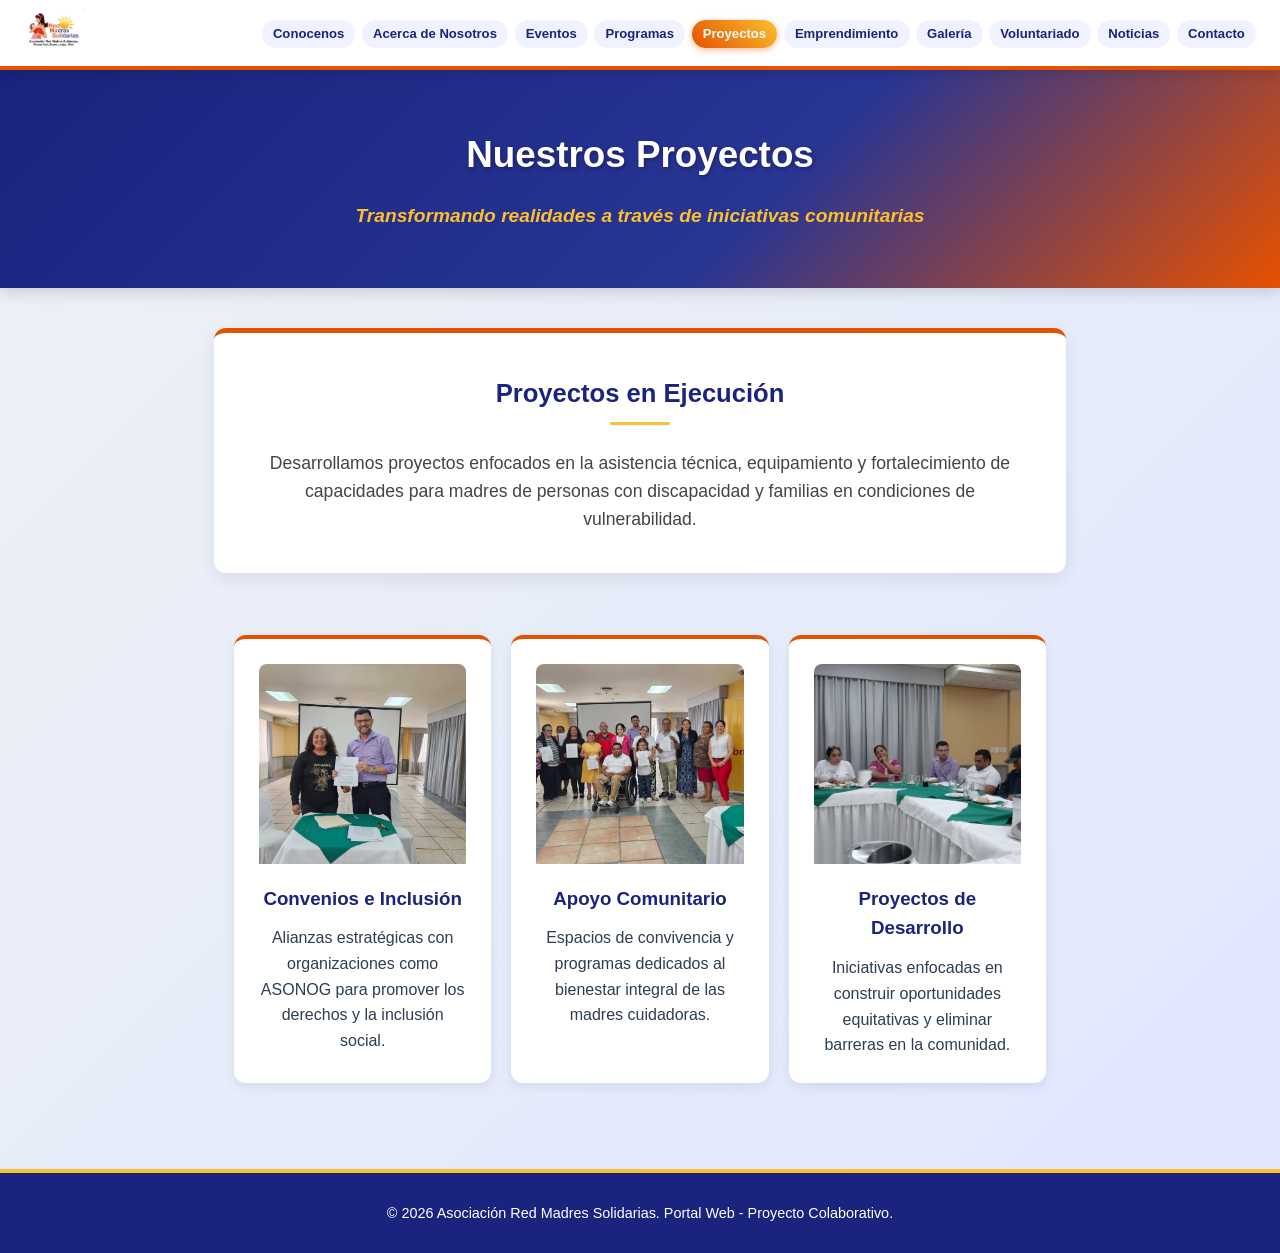
<file: proyectos.html>
<!DOCTYPE html>
<html lang="es">
<head>
    <meta charset="UTF-8">
    <meta name="viewport" content="width=device-width, initial-scale=1.0">
    <meta name="description" content="Proyectos - Asociación Red Madres Solidarias">
    <title>Proyectos - Asociación Red Madres Solidarias</title>
    <link rel="stylesheet" href="CSS/styles.css">
    <link rel="stylesheet" href="https://cdnjs.cloudflare.com/ajax/libs/font-awesome/6.5.1/css/all.min.css">
</head>
<body>

    <!-- Encabezado / Navbar -->
    <header class="header">
        <div class="logo-container">
            <img src="img/logo.jpg" alt="Logo Asociación Red Madres Solidarias" class="logo-img">
        </div>

        <nav class="navbar">
            <ul>
                <li><a href="index.html">Conocenos</a></li>
                <li><a href="acercade.html">Acerca de Nosotros</a></li>
                <li><a href="eventos.html">Eventos</a></li>
                <li><a href="programas.html">Programas</a></li>
                <li><a href="proyectos.html" class="active">Proyectos</a></li>
                <li><a href="emprendimiento.html">Emprendimiento</a></li>
                <li><a href="galeria.html">Galería</a></li>
                <li><a href="voluntariado.html">Voluntariado</a></li>
                <li><a href="noticias.html">Noticias</a></li>
                <li><a href="contacto.html">Contacto</a></li>
            </ul>
        </nav>
    </header>

    <!-- Banner Superior -->
    <section class="hero-section">
        <h1>Nuestros Proyectos</h1>
        <p class="slogan">Transformando realidades a través de iniciativas comunitarias</p>
    </section>

    <!-- Contenido Principal -->
    <main class="main-content">
        <section class="info-card">
            <h2>Proyectos en Ejecución</h2>
            <p>
                Desarrollamos proyectos enfocados en la asistencia técnica, equipamiento y 
                fortalecimiento de capacidades para madres de personas con discapacidad 
                y familias en condiciones de vulnerabilidad.
            </p>
        </section>

        <section class="mision-valores">
            <div class="card">
                <img src="img/proy1.jpg" alt="Inclusión Social" class="card-img">
                <h3>Convenios e Inclusión</h3>
                <p>Alianzas estratégicas con organizaciones como ASONOG para promover los derechos y la inclusión social.</p>
            </div>

            <div class="card">
                <img src="img/proy2.jpg" alt="Apoyo a Familias" class="card-img">
                <h3>Apoyo Comunitario</h3>
                <p>Espacios de convivencia y programas dedicados al bienestar integral de las madres cuidadoras.</p>
            </div>

            <div class="card">
                <img src="img/proy3.jpg" alt="Desarrollo Social" class="card-img">
                <h3>Proyectos de Desarrollo</h3>
                <p>Iniciativas enfocadas en construir oportunidades equitativas y eliminar barreras en la comunidad.</p>
            </div>
        </section>
    </main>

    <!-- Pie de Página -->
    <footer class="footer">
        <p>&copy; 2026 Asociación Red Madres Solidarias. Portal Web - Proyecto Colaborativo.</p>
    </footer>

</body>
</html>
</file>
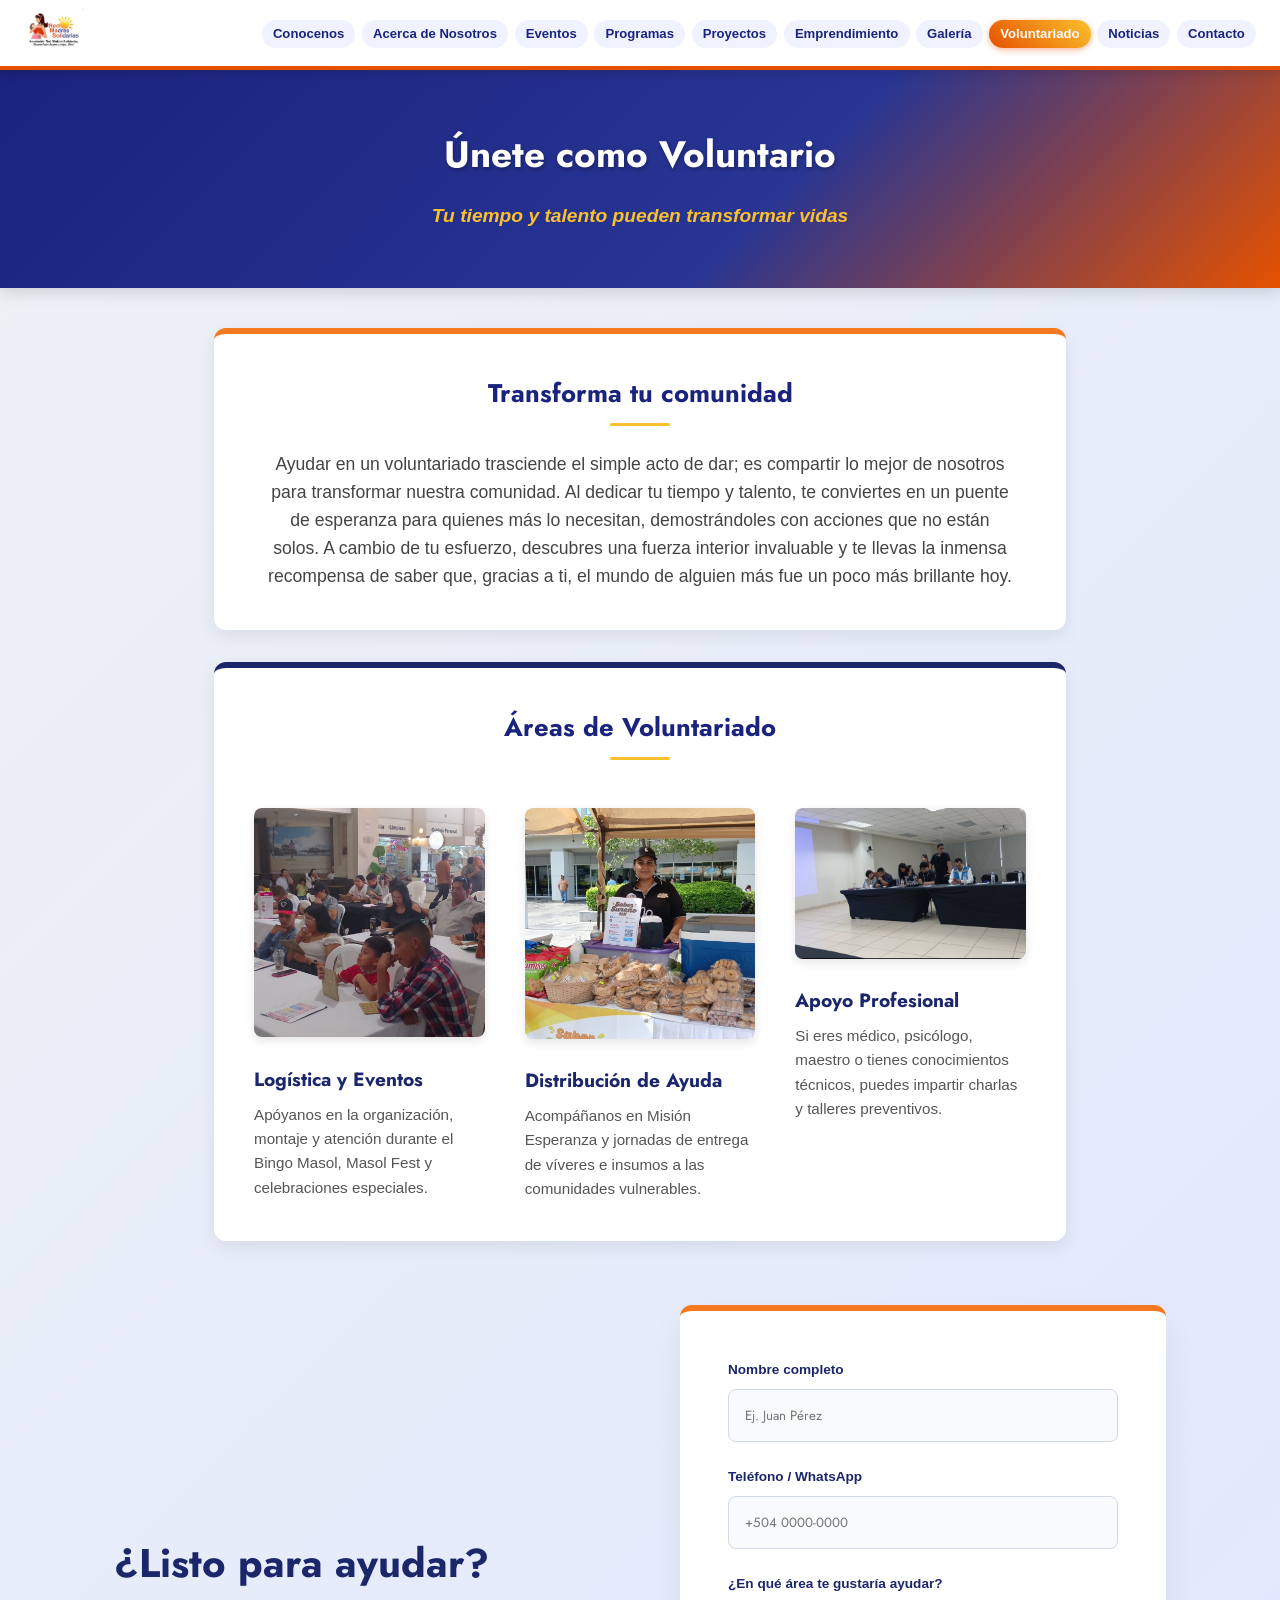
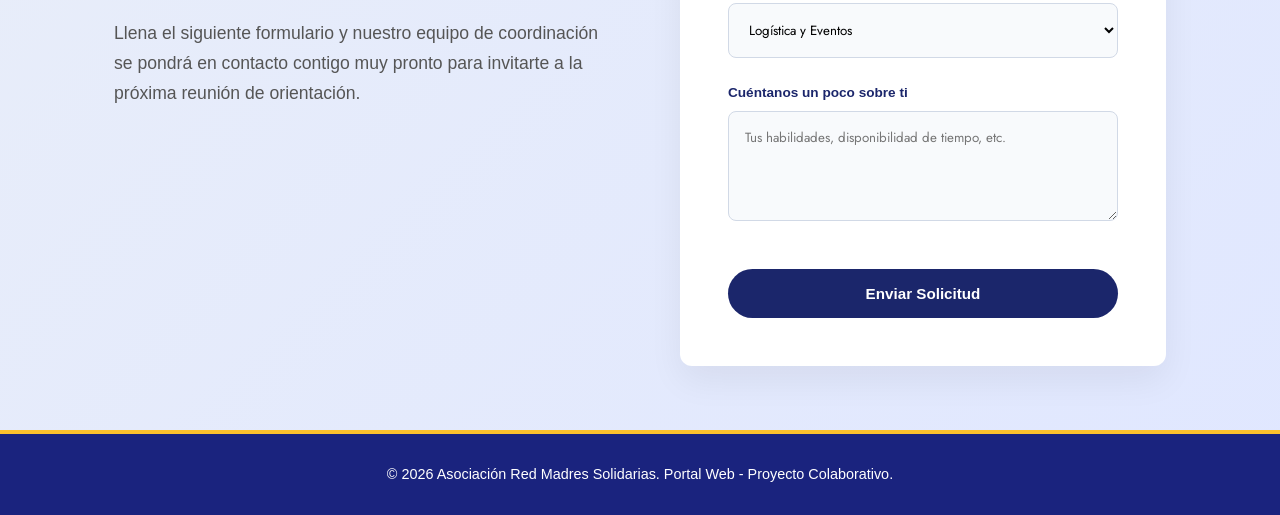
<file: voluntariado.html>
<!DOCTYPE html>
<html lang="es">
<head>
    <meta charset="UTF-8">
    <meta name="viewport" content="width=device-width, initial-scale=1.0">
    <title>Voluntariado - Asociación Red Madres Solidarias</title>
    <link rel="preconnect" href="https://fonts.googleapis.com">
    <link rel="preconnect" href="https://fonts.gstatic.com" crossorigin>
    <link href="https://fonts.googleapis.com/css2?family=Jost:wght@300;400;500;600;700&display=swap" rel="stylesheet">
    <link rel="stylesheet" href="CSS/styles.css">
    <script src="js/main.js"></script>
</head>
<body>

    <!-- Header / Navbar -->
    <header class="header">
        <div class="logo-container">
            <img src="img/logo.jpg" alt="Red Madres Solidarias" class="logo-img">
        </div>
        
        <nav class="navbar">
            <ul>
                <li><a href="index.html">Conocenos</a></li>
                <li><a href="acercade.html">Acerca de Nosotros</a></li>
                <li><a href="eventos.html">Eventos</a></li>
                <li><a href="programas.html">Programas</a></li>
                <li><a href="proyectos.html">Proyectos</a></li>
                <li><a href="emprendimiento.html">Emprendimiento</a></li>
                <li><a href="galeria.html">Galería</a></li>
                <li><a href="voluntariado.html" class="active">Voluntariado</a></li>
                <li><a href="noticias.html">Noticias</a></li>
                <li><a href="contacto.html">Contacto</a></li>
            </ul>
        </nav>
    </header>

    <!-- Banner Superior Ancho -->
    <section class="hero-section">
        <h1>Únete como Voluntario</h1>
        <p class="slogan">Tu tiempo y talento pueden transformar vidas</p>
    </section>

    <!-- Contenido Principal -->
    <main class="main-content">
        
        <section class="info-card border-orange">
            <h2>Transforma tu comunidad</h2>
            <p>Ayudar en un voluntariado trasciende el simple acto de dar; es compartir lo mejor de nosotros para transformar nuestra comunidad. Al dedicar tu tiempo y talento, te conviertes en un puente de esperanza para quienes más lo necesitan, demostrándoles con acciones que no están solos. A cambio de tu esfuerzo, descubres una fuerza interior invaluable y te llevas la inmensa recompensa de saber que, gracias a ti, el mundo de alguien más fue un poco más brillante hoy.</p>
        </section>

        <section class="info-card border-blue">
            <h2>Áreas de Voluntariado</h2>
            <div style="display: grid; grid-template-columns: repeat(auto-fit, minmax(220px, 1fr)); gap: 2.5rem; margin-top: 2.5rem; text-align: left;">
                
                <div>
                    <img src="img/V1.png" alt="Apoyo en Eventos" style="width: 100%; border-radius: 8px; margin-bottom: 1.2rem; box-shadow: 0 4px 10px rgba(0,0,0,0.1);">
                    <h3 style="color: var(--primary-blue); font-size: 1.2rem; margin-bottom: 0.5rem;">Logística y Eventos</h3>
                    <p style="font-size: 0.95rem; color: var(--text-light);">Apóyanos en la organización, montaje y atención durante el Bingo Masol, Masol Fest y celebraciones especiales.</p>
                </div>
                
                <div>
                    <img src="img/V2.png" alt="Distribución" style="width: 100%; border-radius: 8px; margin-bottom: 1.2rem; box-shadow: 0 4px 10px rgba(0,0,0,0.1);">
                    <h3 style="color: var(--primary-blue); font-size: 1.2rem; margin-bottom: 0.5rem;">Distribución de Ayuda</h3>
                    <p style="font-size: 0.95rem; color: var(--text-light);">Acompáñanos en Misión Esperanza y jornadas de entrega de víveres e insumos a las comunidades vulnerables.</p>
                </div>
                
                <div>
                    <img src="img/V3.png" alt="Charlas y Talleres" style="width: 100%; border-radius: 8px; margin-bottom: 1.2rem; box-shadow: 0 4px 10px rgba(0,0,0,0.1);">
                    <h3 style="color: var(--primary-blue); font-size: 1.2rem; margin-bottom: 0.5rem;">Apoyo Profesional</h3>
                    <p style="font-size: 0.95rem; color: var(--text-light);">Si eres médico, psicólogo, maestro o tienes conocimientos técnicos, puedes impartir charlas y talleres preventivos.</p>
                </div>

            </div>
        </section>

    </main>

    <div class="volunteer-container">
        <div class="volunteer-info">
            <h2>¿Listo para ayudar?</h2>
            <p>Llena el siguiente formulario y nuestro equipo de coordinación se pondrá en contacto contigo muy pronto para invitarte a la próxima reunión de orientación.</p>
        </div>
        
        <form class="volunteer-form">
            <div class="form-group">
                <label for="nombre">Nombre completo</label>
                <input type="text" id="nombre" placeholder="Ej. Juan Pérez" required>
            </div>
            <div class="form-group">
                <label for="telefono">Teléfono / WhatsApp</label>
                <input type="tel" id="telefono" placeholder="+504 0000-0000" required>
            </div>
            <div class="form-group">
                <label for="area">¿En qué área te gustaría ayudar?</label>
                <select id="area">
                    <option>Logística y Eventos</option>
                    <option>Distribución de Ayuda</option>
                    <option>Apoyo Profesional / Charlas</option>
                    <option>Redes Sociales y Fotografía</option>
                    <option>Otra</option>
                </select>
            </div>
            <div class="form-group">
                <label for="mensaje">Cuéntanos un poco sobre ti</label>
                <textarea id="mensaje" rows="4" placeholder="Tus habilidades, disponibilidad de tiempo, etc."></textarea>
            </div>
            <button type="submit" class="btn-dark">Enviar Solicitud</button>
        </form>
    </div>

    <!-- Pie de Página -->
    <footer class="footer">
        <p>&copy; 2026 Asociación Red Madres Solidarias. Portal Web - Proyecto Colaborativo.</p>
    </footer>

</body>
</html>
</file>
<file: CSS/styles.css>
html, body {
    overflow-x: hidden;
    width: 100%;
}

* {
    margin: 0;
    padding: 0;
    box-sizing: border-box;
    font-family: 'Segoe UI', Tahoma, Geneva, Verdana, sans-serif;
}

body {
    background: linear-gradient(135deg, #eef2f5 0%, #e0e7ff 100%);
    color: #2c3e50;
    line-height: 1.6;
    min-height: 100vh;
}

.header {
    background-color: #ffffff;
    box-shadow: 0 4px 12px rgba(0, 0, 0, 0.12);
    position: sticky;
    top: 0;
    z-index: 1000;
    padding: 0.5rem 1.5rem;
    display: flex;
    flex-direction: row;
    justify-content: space-between;
    align-items: center;
    border-bottom: 4px solid #E65100;
}

.logo-container {
    display: flex;
    align-items: center;
}

.logo-img {
    max-height: 50px;
    width: auto;
    object-fit: contain;
}

.navbar ul {
    display: flex;
    flex-wrap: wrap;
    justify-content: flex-end;
    align-items: center;
    list-style: none;
    gap: 0.4rem;
    margin: 0;
    padding: 0;
}

.navbar a {
    text-decoration: none;
    color: #1A237E;
    font-weight: 700;
    font-size: 0.82rem;
    padding: 0.4rem 0.7rem;
    border-radius: 20px;
    background-color: #f0f3ff;
    transition: all 0.3s ease;
    white-space: nowrap;
}

.navbar a:hover,
.navbar a.active {
    background: linear-gradient(45deg, #E65100, #FBC02D);
    color: #ffffff;
    box-shadow: 0 2px 6px rgba(230, 81, 0, 0.4);
}

.hero-section {
    text-align: center;
    padding: 3.5rem 1.5rem;
    background: linear-gradient(135deg, #1A237E 0%, #283593 60%, #E65100 100%);
    color: #ffffff;
    box-shadow: 0 4px 15px rgba(0, 0, 0, 0.15);
    display: flex;
    flex-direction: column;
    align-items: center;
    gap: 1rem;
    width: 100%;
}

.hero-section h1 {
    font-size: 2.3rem;
    text-shadow: 1px 2px 4px rgba(0, 0, 0, 0.3);
}

.slogan {
    font-style: italic;
    color: #FBC02D;
    font-weight: 600;
    font-size: 1.2rem;
}

.btn-primary {
    display: inline-block;
    margin-top: 0.5rem;
    background: linear-gradient(45deg, #E65100, #ff7043);
    color: #ffffff;
    padding: 0.8rem 2rem;
    text-decoration: none;
    border-radius: 25px;
    font-weight: bold;
    font-size: 1.05rem;
    box-shadow: 0 4px 10px rgba(0, 0, 0, 0.2);
    transition: transform 0.2s ease, box-shadow 0.2s ease;
}

.btn-primary:hover {
    transform: translateY(-2px);
    box-shadow: 0 6px 15px rgba(230, 81, 0, 0.5);
    background: linear-gradient(45deg, #ff7043, #E65100);
}

.main-content {
    max-width: 900px;
    margin: 2.5rem auto;
    padding: 0 1.5rem;
    display: flex;
    flex-direction: column;
    gap: 2rem;
    width: 100%;
}

.info-card {
    background: #ffffff;
    padding: 2.5rem;
    border-radius: 12px;
    box-shadow: 0 6px 18px rgba(0, 0, 0, 0.08);
    text-align: center;
    border-top: 5px solid #E65100;
    width: 100%;
}

.info-card h2 {
    color: #1A237E;
    font-size: 1.6rem;
    margin-bottom: 1rem;
    text-align: center;
    display: block;
    position: relative;
    padding-bottom: 0.5rem;
}

.info-card h2::after {
    content: '';
    display: block;
    width: 60px;
    height: 3px;
    background: #FBC02D;
    margin: 0.5rem auto 0 auto;
    border-radius: 2px;
}

.info-card p {
    font-size: 1.1rem;
    color: #444;
    max-width: 750px;
    margin: 0 auto;
}

.highlight {
    border-top: 5px solid #1A237E;
    background: #fdfdfd;
}

.footer {
    text-align: center;
    padding: 1.8rem;
    background-color: #1A237E;
    color: #ffffff;
    font-size: 0.9rem;
    margin-top: 3.5rem;
    border-top: 4px solid #FBC02D;
    width: 100%;
}

.Info {
    background: #ffffff;
    padding: 2.5rem;
    border-radius: 12px;
    box-shadow: 0 6px 18px rgba(0, 0, 0, 0.08);
    text-align: center;
    border-top: 5px solid #E65100;
    width: 100%;
}

.Info h2 {
    color: #1A237E;
    font-size: 1.6rem;
    margin-bottom: 1rem;
    text-align: center;
    display: block;
    position: relative;
    padding-bottom: 0.5rem;
}

.Info h2::after {
    content: '';
    display: block;
    width: 60px;
    height: 3px;
    background: #FBC02D;
    margin: 0.5rem auto 0 auto;
    border-radius: 2px;
}

.Info p {
    font-size: 1.1rem;
    color: #444;
    max-width: 750px;
    margin: 0 auto;
}

.mision-valores {
    display: flex;
    justify-content: center; 
    gap: 20px;               
    margin: 30px auto;       
    max-width: 1000px;       
    padding: 0 20px;
    flex-wrap: wrap;         
    width: 100%;
}

.card {
    flex: 1;                
    min-width: 250px;       
    background-color: #ffffff;
    padding: 25px;
    border-radius: 12px;
    box-shadow: 0 4px 12px rgba(0, 0, 0, 0.08); 
    text-align: center;
    border-top: 4px solid #E65100; 
    overflow: hidden;
    width: 100%;
}

.card h3 {
    color: #1a237e;          
    margin-bottom: 12px;
}

.card-icon {
    font-size: 2rem;
    margin-bottom: 2px;
    color: #ffa007;
    padding: 0.8rem;
}

.card-img {
    width: 100%;
    height: 200px;
    object-fit: cover;
    border-top-left-radius: 8px;
    border-top-right-radius: 8px;
    margin-bottom: 12px;
}

.lista-valores {
    list-style: none; 
    padding: 0;
    margin: 0;
    text-align: left; 
    font-size: 0.95rem;
}

.lista-valores li {
    margin-bottom: 8px; 
    color: #4a5568;
}

.lista-valores strong {
    color: #1a237e; 
}

.contacto-hero {
    text-align: center; 
    padding: 5rem 2rem;
    background-size: cover;
    background-position: center center; 
    color: #ffffff;
    box-shadow: 0 4px 15px rgba(0, 0, 0, 0.15);
    border-bottom: 5px solid #FBC02D;
    display: flex;
    flex-direction: column;
    align-items: center;
    justify-content: center;
    width: 100%;
}

.contacto-hero h1 {
    font-size: 3rem;
    text-transform: uppercase;
    text-shadow: 2px 2px 5px rgba(0, 0, 0, 0.7);
    border-left: none; 
    border-bottom: 4px solid #FBC02D;
    padding-left: 0;
    padding-bottom: 0.5rem;
    margin-bottom: 0.5rem;
}

.contacto-hero .slogan {
    font-size: 1.2rem;
    color: #ffffff;
    padding-left: 0;
    font-style: italic;
    text-shadow: 1px 1px 3px rgba(0, 0, 0, 0.7);
}

.contacto-wrapper {
    display: flex;
    flex-wrap: wrap;
    gap: 3rem;
    align-items: flex-start;
    max-width: 1000px;
    width: 100%;
}

.contacto-form-container {
    flex: 1;
    min-width: 300px;
    background: #ffffff;
    padding: 2rem;
    border-radius: 12px;
    box-shadow: 0 4px 12px rgba(0, 0, 0, 0.08);
    width: 100%;
}

.form-contacto {
    display: flex;
    flex-direction: column;
    gap: 1rem;
}

.form-row {
    display: flex;
    gap: 1rem;
}

.form-contacto input, 
.form-contacto textarea {
    width: 100%;
    padding: 1rem;
    border: none;
    border-radius: 5px;
    background-color: #f4f4f4;
    font-size: 1rem;
    font-family: inherit;
    color: #333;
}

.form-contacto input:focus, 
.form-contacto textarea:focus {
    outline: 2px solid #E65100;
    background-color: #fff;
}

.form-contacto button {
    align-self: flex-end;
    cursor: pointer;
    border: none;
}

.contacto-info-container {
    flex: 1;
    min-width: 300px;
    display: flex;
    flex-direction: column;
    gap: 1.5rem;
    width: 100%;
}

.info-item h3 {
    color: #1A237E;
    font-size: 1.2rem;
    margin-bottom: 0.3rem;
}

.info-item p {
    color: #444;
    font-size: 1.05rem;
    line-height: 1.4;
}

.map-link {
    display: inline-block;
    margin-top: 0.5rem;
    color: #E65100;
    font-weight: bold;
    text-decoration: none;
    transition: color 0.3s ease;
}

.map-link:hover {
    color: #1A237E;
    text-decoration: underline;
}

.noticias-grid {
    display: grid;
    grid-template-columns: repeat(auto-fit, minmax(300px, 1fr));
    gap: 2rem;
    margin-top: 2rem;
    width: 100%;
}

.noticia-card {
    background: #ffffff;
    border-radius: 12px;
    overflow: hidden;
    box-shadow: 0 4px 12px rgba(0, 0, 0, 0.08);
    transition: transform 0.3s ease;
    border-bottom: 4px solid #FBC02D;
    width: 100%;
}

.noticia-card:hover {
    transform: translateY(-5px);
}

.noticia-img {
    width: 100%;
    height: 200px;
    object-fit: cover;
}

.noticia-contenido {
    padding: 1.5rem;
}

.noticia-fecha {
    font-size: 0.85rem;
    color: #E65100;
    font-weight: bold;
    display: block;
    margin-bottom: 0.5rem;
}

.noticia-contenido h3 {
    color: #1A237E;
    font-size: 1.3rem;
    margin-bottom: 1rem;
}

.noticia-contenido p {
    color: #555;
    font-size: 0.95rem;
    margin-bottom: 1.5rem;
}

.btn-leer-mas {
    text-decoration: none;
    color: #1A237E;
    font-weight: bold;
    border-bottom: 2px solid #FBC02D;
    padding-bottom: 2px;
    transition: color 0.3s ease;
}

.btn-leer-mas:hover {
    color: #E65100;
}

.eventos-container {
    max-width: 1000px;
    margin: 2.5rem auto;
    padding: 0 1.5rem;
    width: 100%;
}

.section-header {
    text-align: center;
    margin-bottom: 2.5rem;
}

.section-header h2 {
    color: #1A237E;
    font-size: 1.8rem;
    margin-bottom: 0.8rem;
    position: relative;
    display: inline-block;
}

.section-header h2::after {
    content: '';
    display: block;
    width: 60px;
    height: 3px;
    background: #FBC02D;
    margin: 0.5rem auto 0 auto;
    border-radius: 2px;
}

.section-header p {
    font-size: 1.05rem;
    color: #444;
    max-width: 750px;
    margin: 0 auto;
}

.eventos-categoria {
    margin-bottom: 3rem;
}

.eventos-categoria h3 {
    color: #1A237E;
    font-size: 1.3rem;
    border-left: 4px solid #E65100;
    padding-left: 10px;
    margin-bottom: 1.5rem;
}

.grid-cards {
    display: grid;
    grid-template-columns: repeat(auto-fit, minmax(280px, 1fr));
    gap: 1.5rem;
    width: 100%;
}

.card-evento {
    background: #ffffff;
    border-radius: 12px;
    box-shadow: 0 6px 18px rgba(0, 0, 0, 0.08);
    border-top: 4px solid #E65100;
    overflow: hidden;
    display: flex;
    flex-direction: column;
    transition: transform 0.3s ease, box-shadow 0.3s ease;
    width: 100%;
}

.card-evento:hover {
    transform: translateY(-5px);
    box-shadow: 0 10px 22px rgba(0, 0, 0, 0.15);
}

.card-image {
    position: relative;
    width: 100%;
    height: 180px;
    background-color: #f0f3ff;
}

.card-image img {
    width: 100%;
    height: 100%;
    object-fit: cover;
}

.badge {
    position: absolute;
    top: 12px;
    right: 12px;
    background: linear-gradient(45deg, #E65100, #ff7043);
    color: #ffffff;
    padding: 0.3rem 0.8rem;
    border-radius: 15px;
    font-size: 0.8rem;
    font-weight: 700;
    box-shadow: 0 2px 6px rgba(0, 0, 0, 0.2);
}

.badge-estado {
    background: linear-gradient(45deg, #1A237E, #283593);
}

.card-content {
    padding: 1.5rem;
    display: flex;
    flex-direction: column;
    flex-grow: 1;
    text-align: left;
}

.card-content h4 {
    color: #1A237E;
    font-size: 1.15rem;
    margin-bottom: 0.5rem;
}

.card-content .zona {
    font-size: 0.85rem;
    color: #E65100;
    font-weight: 600;
    margin-bottom: 0.6rem;
}

.card-content p {
    font-size: 0.95rem;
    color: #4a5568;
    line-height: 1.5;
}

:root {
    --bg-color: #eef2fa;
    --primary-blue: #1b266b;
    --primary-orange: #f47920;
    --nav-bg: #e2e8f4;
    --text-dark: #333333;
    --text-light: #555555;
}

h1, h2, h3, h4 {
    font-family: 'Jost', sans-serif;
    font-weight: 700;
}

a { 
    text-decoration: none; 
}

ul { 
    list-style: none; 
}

.main-header {
    background-color: #ffffff;
    text-align: center;
    padding-top: 1.5rem;
    width: 100%;
}

.nav-links { 
    display: flex; 
    justify-content: center;
    flex-wrap: wrap;
    gap: 0.8rem; 
    padding: 0 1rem;
}

.nav-links li a {
    display: inline-block;
    padding: 0.5rem 1.2rem;
    background-color: var(--nav-bg);
    color: var(--primary-blue);
    border-radius: 25px; 
    font-size: 0.85rem;
    font-weight: 600;
    transition: all 0.3s ease;
}

.nav-links li a.active, 
.nav-links li a:hover {
    background-color: var(--primary-orange);
    color: #ffffff;
}

.header-divider {
    height: 4px;
    background-color: var(--primary-orange);
    width: 100%;
}

.info-card.border-orange {
    border-top: 6px solid var(--primary-orange);
}

.info-card.border-blue {
    border-top: 6px solid var(--primary-blue);
}

.card-title {
    color: var(--primary-blue);
    font-size: 2rem;
    margin-bottom: 2rem;
    position: relative;
    display: inline-block;
}

.card-title::after {
    content: "";
    position: absolute;
    bottom: -8px;
    left: 20%;
    width: 60%;
    height: 3px;
    background-color: #ffc107; 
    border-radius: 2px;
}

.pillars-grid {
    display: grid;
    grid-template-columns: repeat(3, 1fr);
    gap: 3rem;
    text-align: left;
    margin-top: 2rem;
    width: 100%;
}

.pillar-item h3 {
    font-size: 1.3rem;
    color: var(--primary-blue);
    display: flex;
    justify-content: space-between;
    align-items: center;
    border-bottom: 2px solid var(--nav-bg);
    padding-bottom: 0.8rem;
    margin-bottom: 1.2rem;
}

.pillar-item h3::after { 
    content: '→'; 
    color: var(--primary-orange);
}

.pillar-item img {
    height: 200px;
    width: 100%;
    object-fit: cover;
    border-radius: 8px;
    margin-bottom: 1.2rem;
}

.pillar-list li {
    border-bottom: 1px solid #f0f0f0;
    padding: 0.8rem 0;
    font-size: 0.95rem;
    color: var(--text-light);
}

.masonry-grid {
    column-count: 3; 
    column-gap: 2rem;
    text-align: left;
    width: 100%;
}

.masonry-item {
    break-inside: avoid;
    margin-bottom: 2rem;
    background: #f8fafc; 
    padding: 1rem;
    border-radius: 10px;
    box-shadow: 0 4px 10px rgba(0,0,0,0.03);
    border: 1px solid #edf2f7;
    transition: transform 0.3s ease;
    width: 100%;
}

.masonry-item:hover {
    transform: translateY(-5px);
}

.masonry-item img {
    width: 100%;
    height: auto;
    border-radius: 6px;
    margin-bottom: 1rem;
    display: block;
}

.masonry-item h4 {
    font-size: 1.15rem;
    margin-bottom: 0.4rem;
    color: var(--primary-blue);
}

.masonry-item p {
    font-size: 0.85rem;
    color: var(--text-light);
    text-transform: uppercase;
    letter-spacing: 0.5px;
}

.btn-light {
    background: var(--primary-orange);
    color: #fff;
    padding: 1rem 2.5rem;
    font-size: 0.9rem;
    text-transform: uppercase;
    letter-spacing: 1px;
    font-weight: 600;
    border-radius: 25px;
    display: inline-block;
    transition: 0.3s;
}

.btn-light:hover { 
    background: var(--primary-blue); 
    box-shadow: 0 5px 15px rgba(27, 38, 107, 0.3);
}

.site-footer {
    background-color: var(--primary-blue);
    color: #ffffff;
    text-align: center;
    padding: 2.5rem 1rem;
    border-top: 5px solid #ffc107;
    margin-top: 4rem;
    width: 100%;
}

.site-footer p {
    font-size: 0.85rem;
    font-weight: 300;
}

.volunteer-container {
    max-width: 1100px;
    margin: 4rem auto;
    display: grid;
    grid-template-columns: 1fr 1fr;
    gap: 5rem;
    align-items: center;
    padding: 0 1.5rem;
    width: 100%;
}

.volunteer-info h2 {
    font-size: 2.5rem;
    margin-bottom: 1.5rem;
    color: var(--primary-blue);
}

.volunteer-info p {
    color: var(--text-light);
    font-size: 1.1rem;
    margin-bottom: 2rem;
    line-height: 1.7;
}

.volunteer-form {
    background: #ffffff;
    padding: 3rem;
    border-radius: 12px;
    box-shadow: 0 15px 35px rgba(0,0,0,0.06);
    border-top: 6px solid var(--primary-orange); 
    width: 100%;
}

.form-group {
    margin-bottom: 1.5rem;
}

.form-group label {
    display: block;
    font-size: 0.85rem;
    color: var(--primary-blue);
    font-weight: 600;
    margin-bottom: 0.5rem;
}

.form-group input,
.form-group select,
.form-group textarea {
    width: 100%;
    padding: 1rem;
    border: 1px solid #d1d9e6;
    background: #f8fafc;
    border-radius: 8px;
    font-family: 'Jost', sans-serif;
    transition: all 0.3s;
}

.form-group input:focus,
.form-group select:focus,
.form-group textarea:focus {
    outline: none;
    border-color: var(--primary-orange);
    background: #ffffff;
    box-shadow: 0 0 0 3px rgba(244, 121, 32, 0.15); 
}

.btn-dark {
    background: var(--primary-blue);
    color: #fff;
    padding: 1rem 2rem;
    font-size: 0.95rem;
    font-weight: 600;
    border: none;
    border-radius: 25px; 
    cursor: pointer;
    width: 100%;
    transition: all 0.3s ease;
    margin-top: 1rem;
}

.btn-dark:hover {
    background: var(--primary-orange);
    transform: translateY(-2px);
    box-shadow: 0 8px 15px rgba(244, 121, 32, 0.2);
}

@media (max-width: 992px) {
    .header {
        flex-direction: column;
        padding: 0.8rem;
    }

    .logo-container {
        margin-bottom: 0.5rem;
    }

    .navbar ul {
        justify-content: center;
        width: 100%;
    }

    .pillars-grid { 
        grid-template-columns: 1fr 1fr; 
    }

    .masonry-grid { 
        column-count: 2; 
    }

    .info-card { 
        padding: 3rem 2rem; 
    }

    .volunteer-container {
        grid-template-columns: 1fr;
        gap: 3rem;
    }
}

@media (max-width: 768px) {
    .header {
        padding: 0.8rem 0.5rem;
    }

    .navbar a {
        font-size: 0.75rem;
        padding: 0.35rem 0.5rem;
    }

    .hero-section h1 {
        font-size: 1.8rem;
    }

    .form-row {
        flex-direction: column;
    }

    .contacto-wrapper {
        flex-direction: column;
    }

    .contacto-hero h1 {
        font-size: 2.2rem;
    }

    .pillars-grid { 
        grid-template-columns: 1fr; 
    }

    .masonry-grid { 
        column-count: 1; 
    }

    .info-card { 
        padding: 2rem 1.2rem; 
    }

    .volunteer-form {
        padding: 1.8rem;
    }

    .main-content, 
    .eventos-container, 
    .volunteer-container {
        padding: 0 1rem;
        margin: 2rem auto;
    }
}

@media (max-width: 480px) {
    .navbar ul {
        gap: 0.3rem;
    }

    .navbar a {
        font-size: 0.7rem;
        padding: 0.3rem 0.45rem;
    }

    .hero-section {
        padding: 2.5rem 1rem;
    }

    .hero-section h1 {
        font-size: 1.5rem;
    }

    .contacto-hero h1 {
        font-size: 1.8rem;
    }
}
</file>
